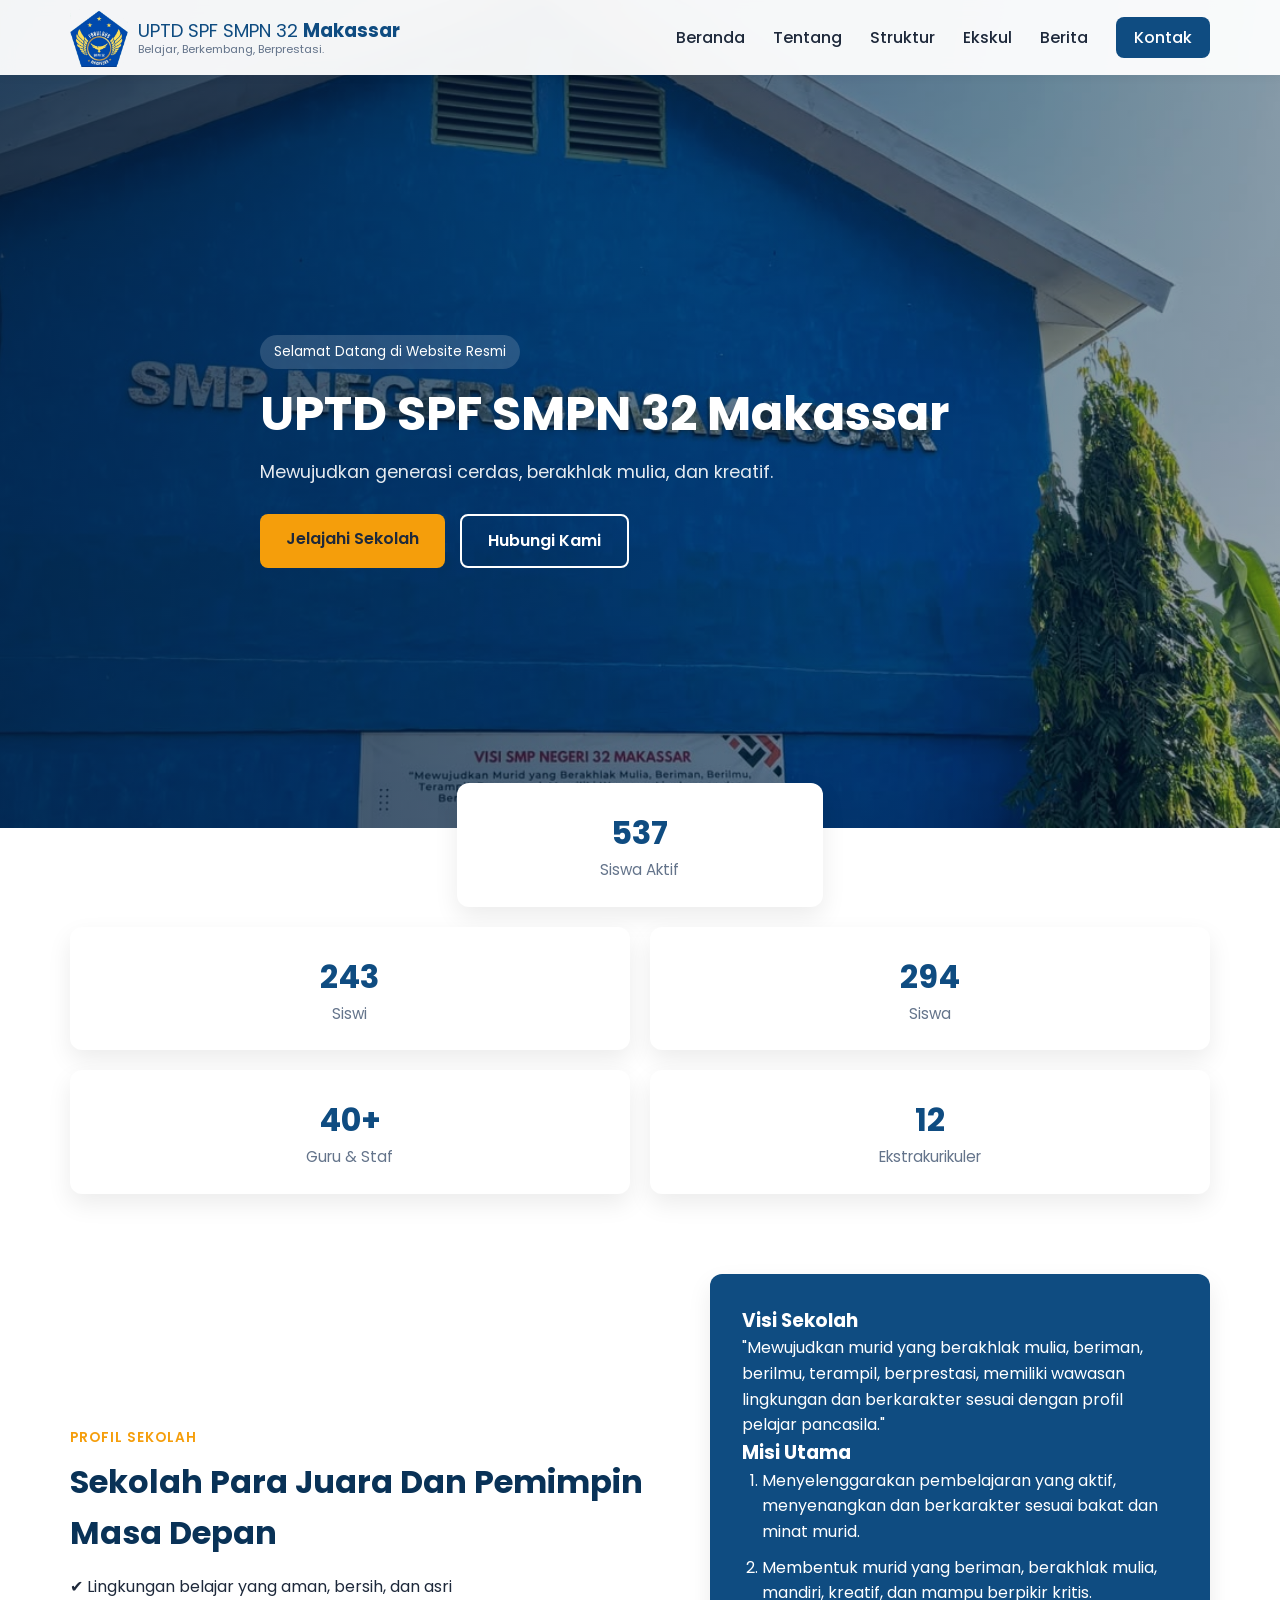
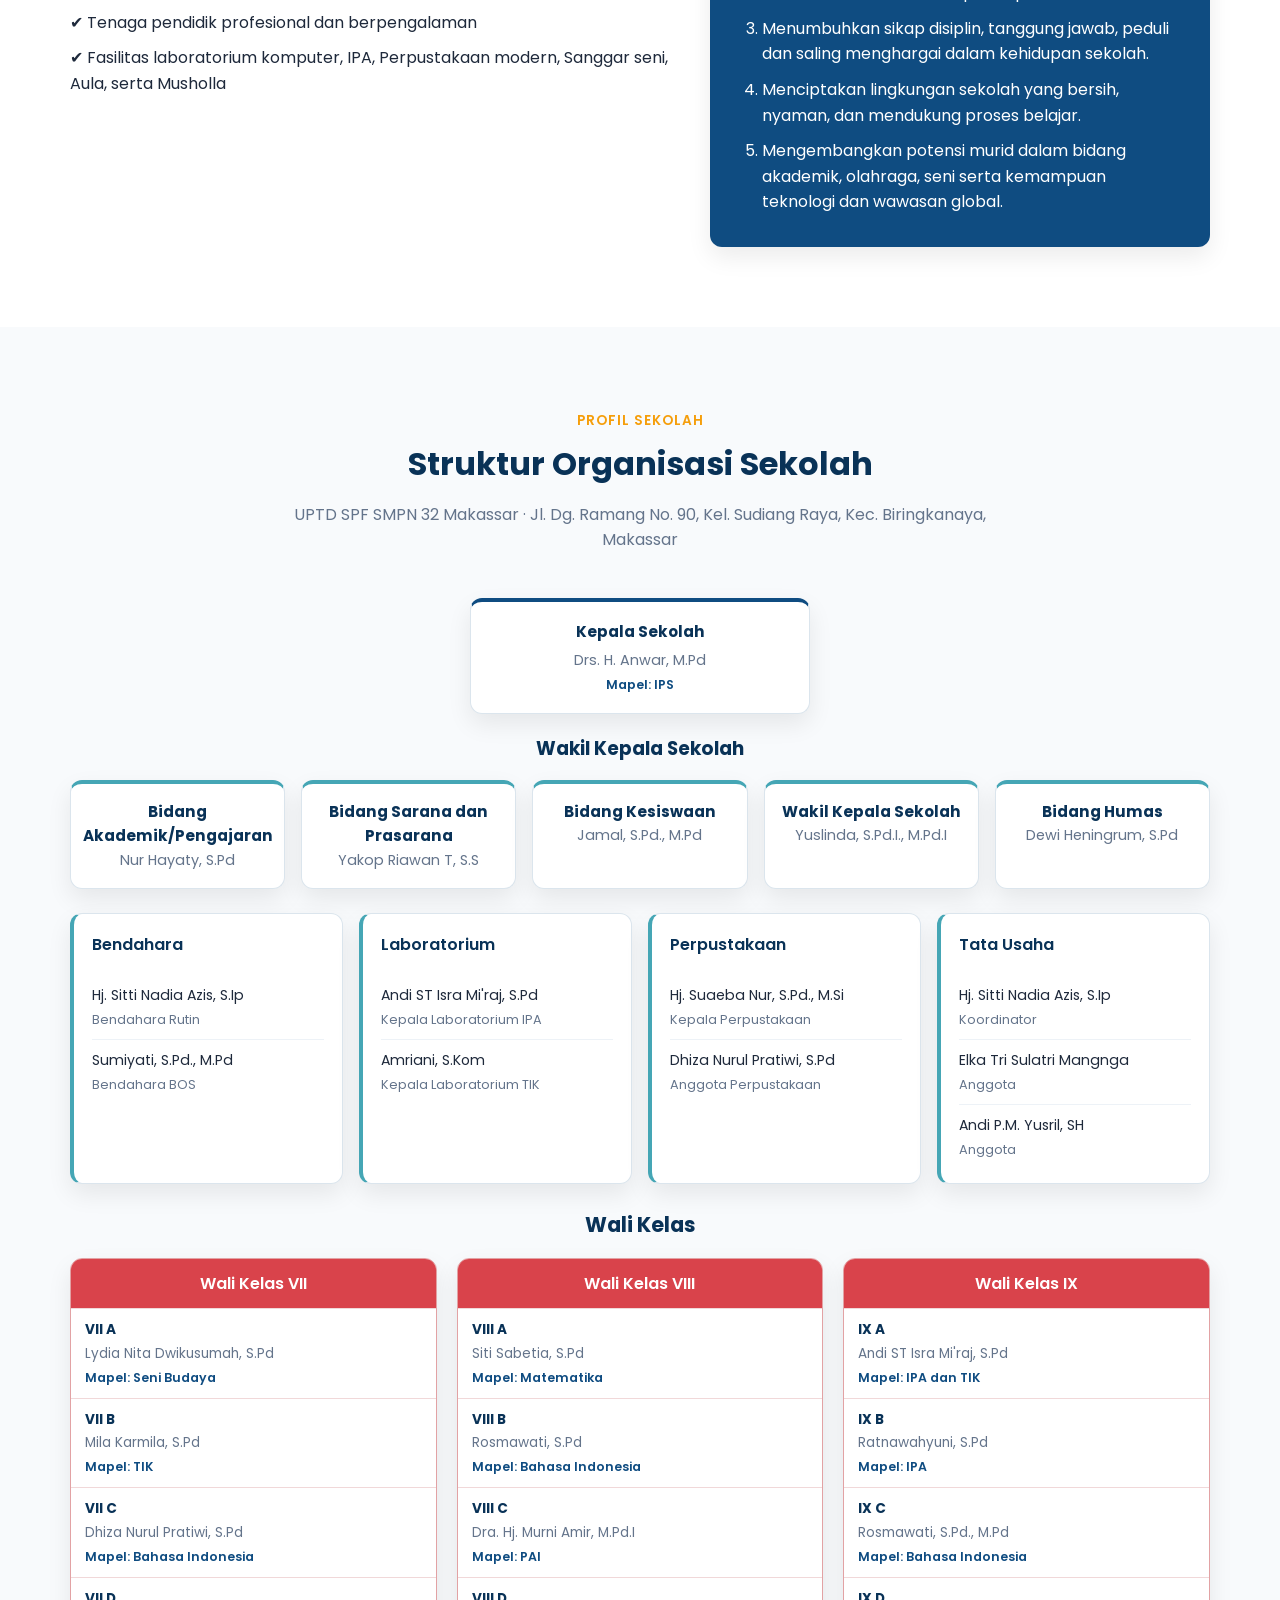
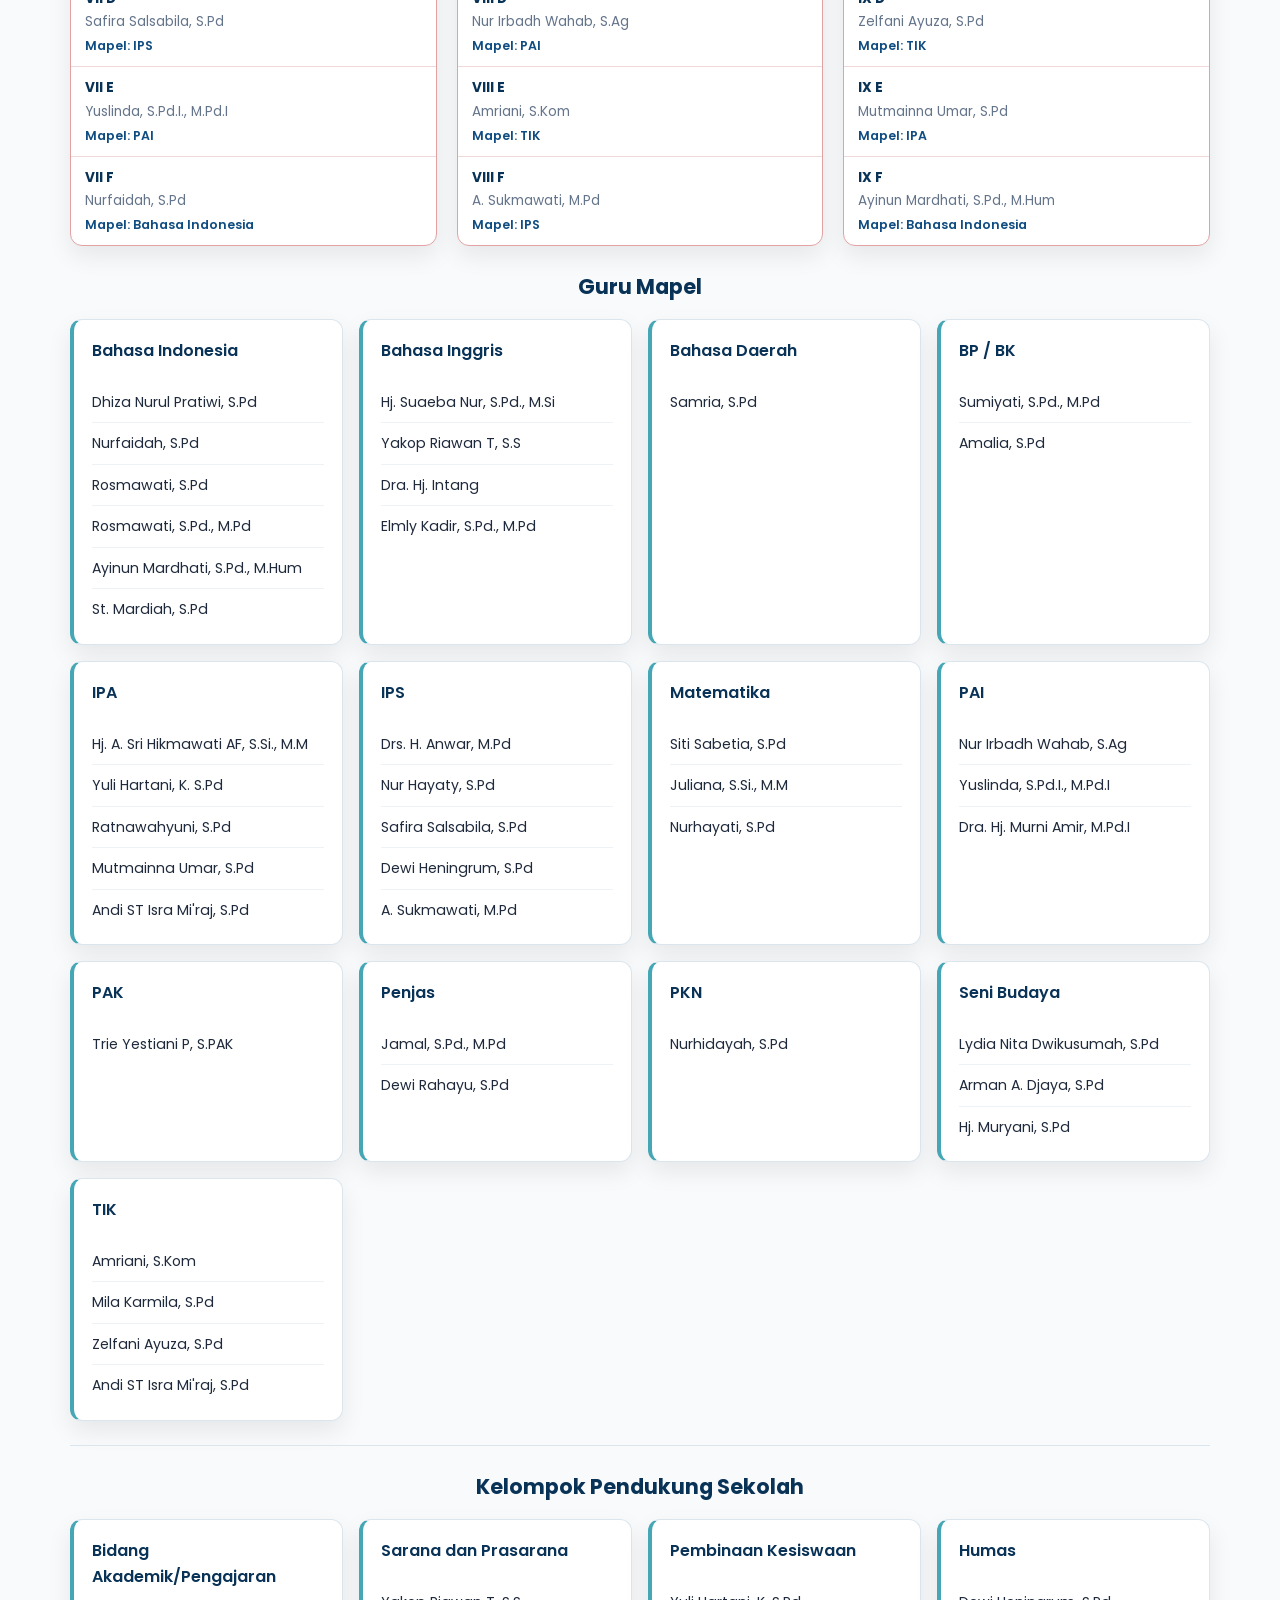
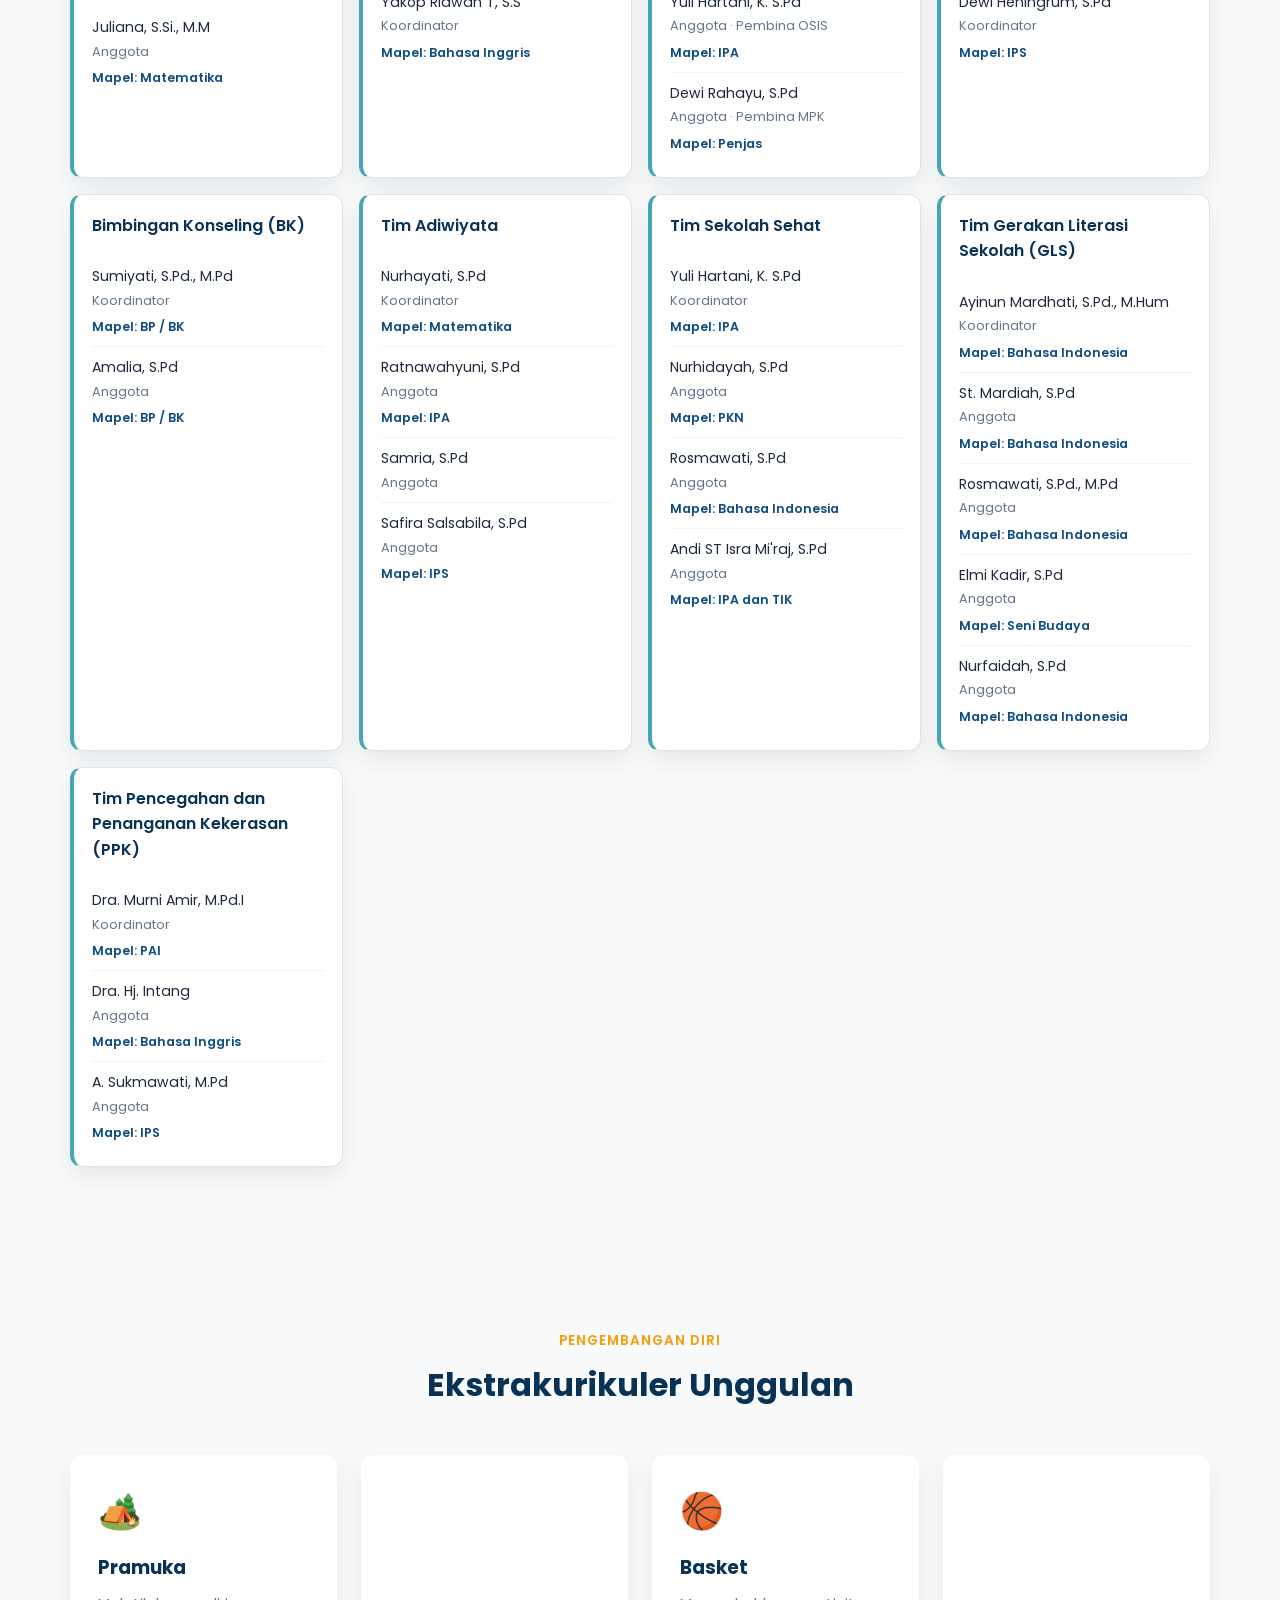
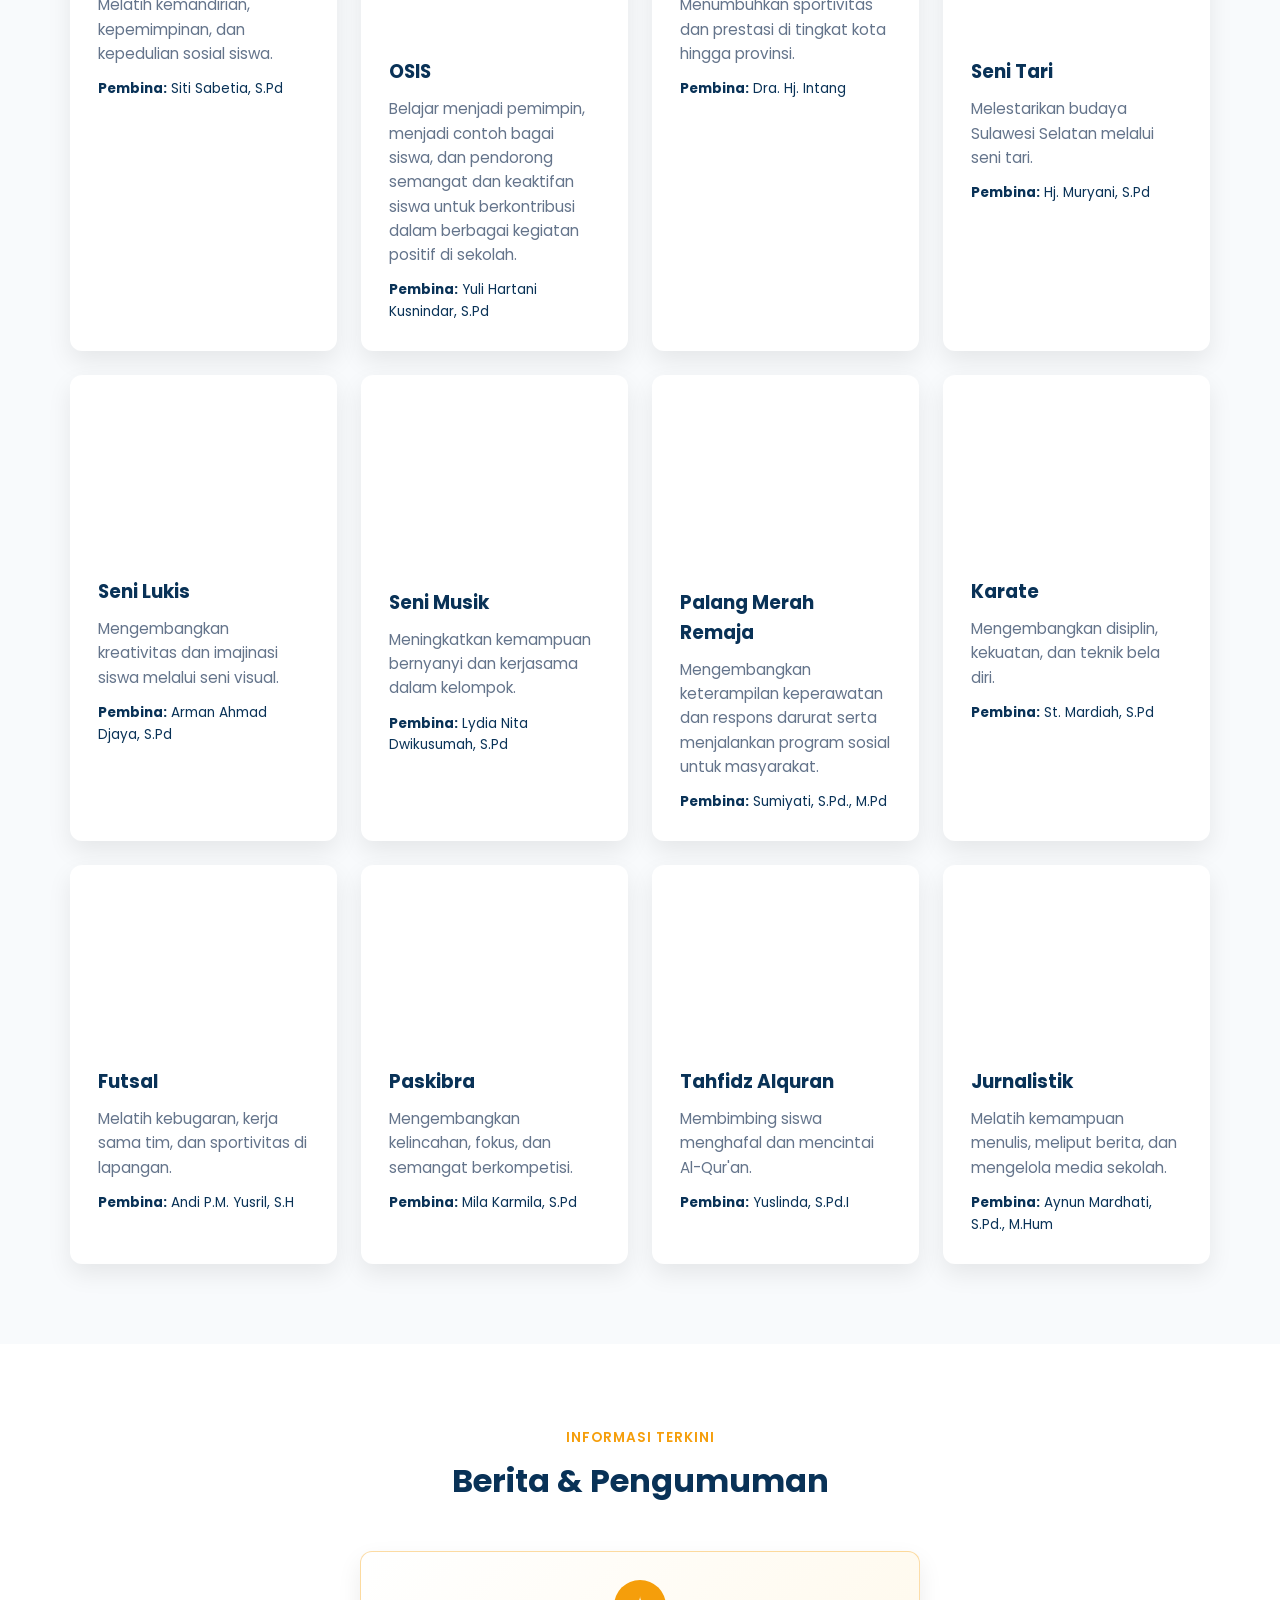
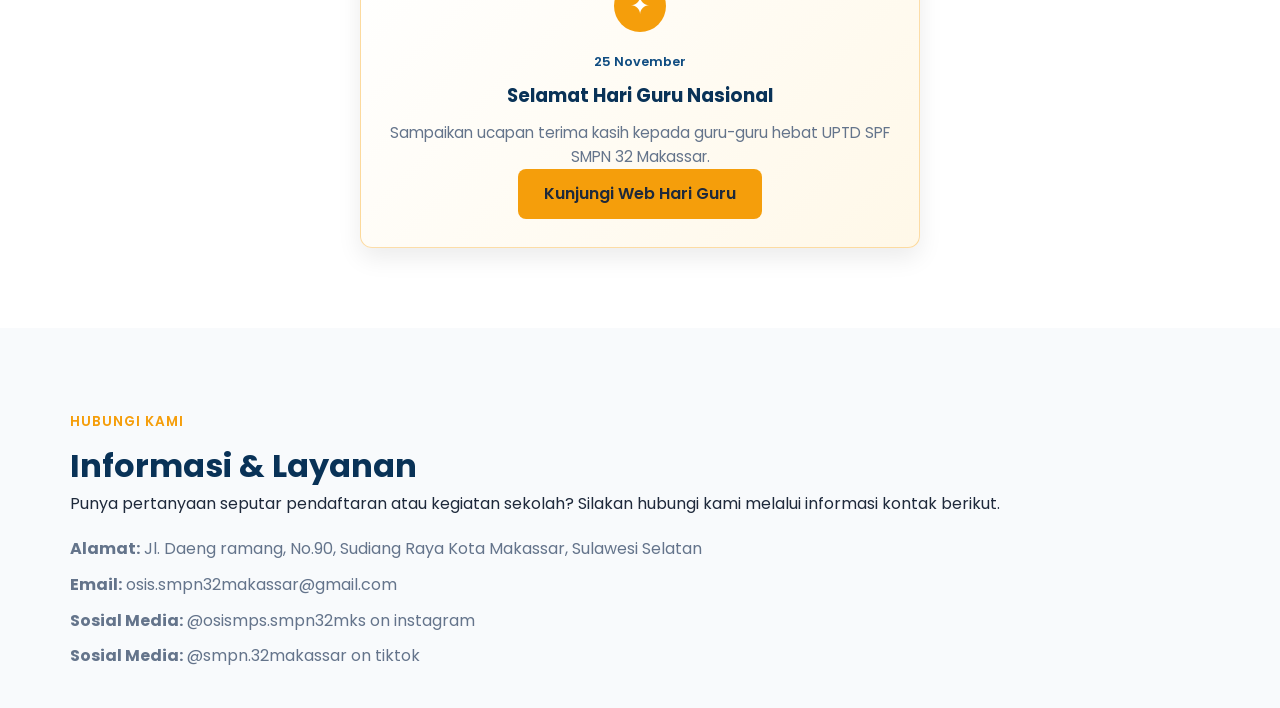
<file: index.html>
<!doctype html>
<html lang="id">
  <head>
    <meta charset="utf-8">
    <meta http-equiv="refresh" content="0; url=web32/index.html">
    <title>SMPN 32 Makassar</title>
  </head>
  <body>
    <p><a href="web32/index.html">Buka website SMPN 32 Makassar</a></p>
  </body>
</html>
</file>
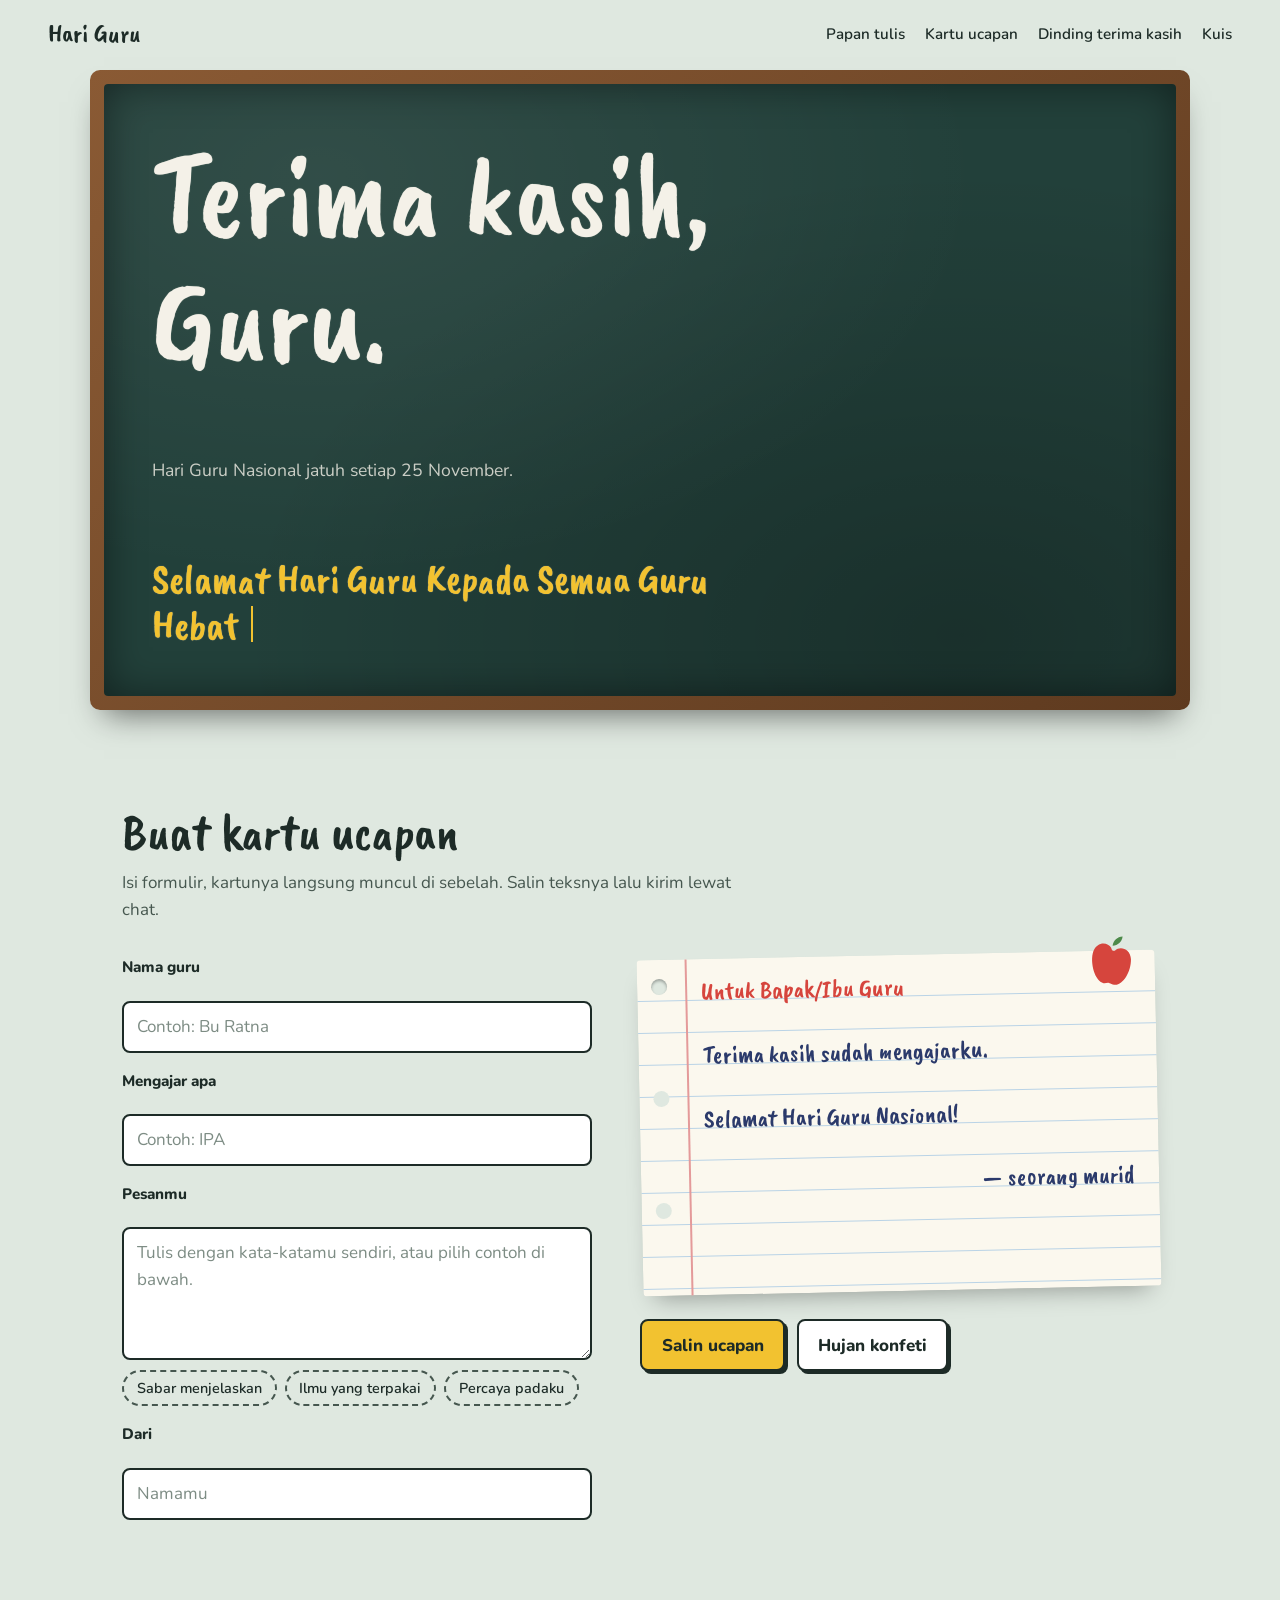
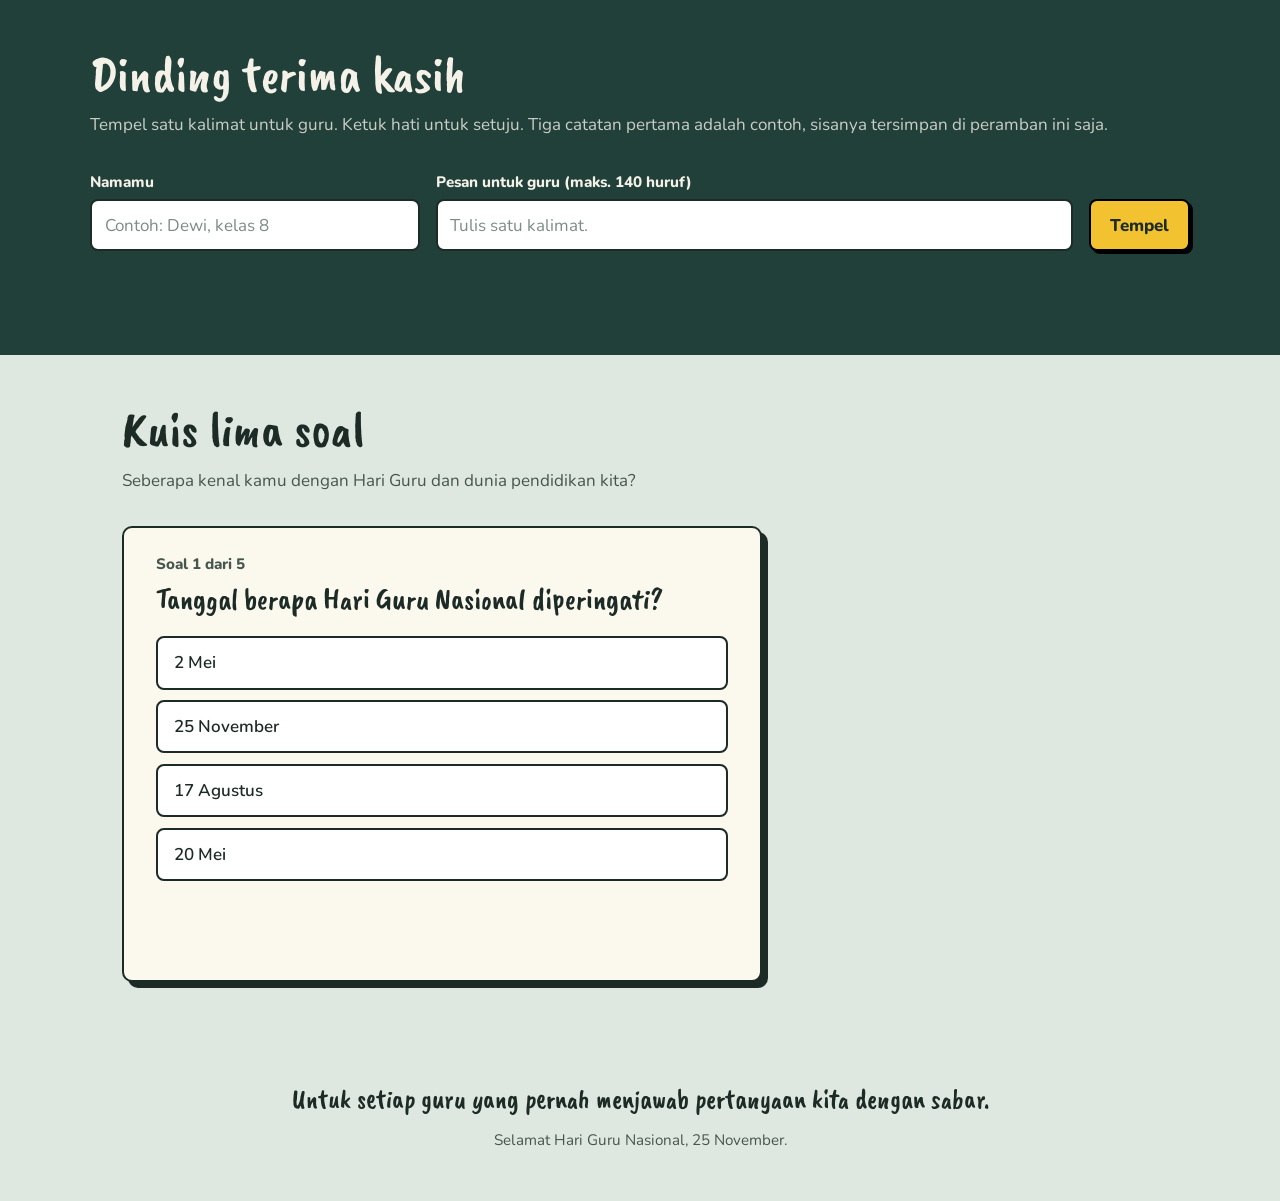
<file: selamathariguru/index.html>
<!DOCTYPE html>
<html lang="id">
<head>
  <meta charset="UTF-8">
  <meta name="viewport" content="width=device-width, initial-scale=1">
  <title>Selamat Hari Guru Nasional</title>
  <meta name="description" content="Tulis terima kasihmu di papan tulis, buat kartu ucapan, dan tempel pesan untuk guru.">
  <link rel="preconnect" href="https://fonts.googleapis.com">
  <link rel="preconnect" href="https://fonts.gstatic.com" crossorigin>
  <link href="https://fonts.googleapis.com/css2?family=Caveat+Brush&family=Nunito:wght@400;600;800&display=swap" rel="stylesheet">
  <link rel="stylesheet" href="styles.css">
</head>
<body>

  <header class="topbar">
    <a class="brand" href="#papan">Hari Guru</a>
    <nav aria-label="Navigasi utama">
      <a href="#papan">Papan tulis</a>
      <a href="#kartu">Kartu ucapan</a>
      <a href="#dinding">Dinding terima kasih</a>
      <a href="#kuis">Kuis</a>
    </nav>
  </header>

  <main>

    <!-- HERO: papan tulis -->
    <section id="papan" class="hero" aria-labelledby="judul">
      <div class="board-frame">
        <div class="board">
          <div class="board-text">
            <h1 id="judul">Terima kasih,<br>Guru.</h1>
            <p class="board-sub">Hari Guru Nasional jatuh setiap 25 November.</p>
            <p class="board-message">
              <span class="visually-hidden">Selamat Hari Guru Kepada Semua Guru Hebat DI SMPN 32</span>
              <span id="board-message-animation" aria-hidden="true">Selamat Hari Guru Kepada Semua Guru Hebat DI SMPN 32</span>
            </p>
          </div>
        </div>
      </div>
    </section>

    <!-- KARTU UCAPAN -->
    <section id="kartu" class="section" aria-labelledby="judul-kartu">
      <div class="section-head">
        <h2 id="judul-kartu">Buat kartu ucapan</h2>
        <p>Isi formulir, kartunya langsung muncul di sebelah. Salin teksnya lalu kirim lewat chat.</p>
      </div>

      <div class="card-lab">
        <form id="card-form" class="card-form" autocomplete="off">
          <label for="f-guru">Nama guru</label>
          <input id="f-guru" type="text" maxlength="40" placeholder="Contoh: Bu Ratna">

          <label for="f-mapel">Mengajar apa</label>
          <input id="f-mapel" type="text" maxlength="40" placeholder="Contoh: IPA">

          <label for="f-pesan">Pesanmu</label>
          <textarea id="f-pesan" rows="4" maxlength="220" placeholder="Tulis dengan kata-katamu sendiri, atau pilih contoh di bawah."></textarea>
          <div class="chips" id="chips" aria-label="Contoh pesan">
            <button type="button" class="chip" data-msg="Terima kasih sudah sabar menjelaskan berulang kali sampai aku paham.">Sabar menjelaskan</button>
            <button type="button" class="chip" data-msg="Ilmu yang Ibu/Bapak ajarkan masih kupakai sampai hari ini. Terima kasih sudah percaya padaku.">Ilmu yang terpakai</button>
            <button type="button" class="chip" data-msg="Terima kasih sudah jadi orang yang mengingatkanku bahwa aku bisa.">Percaya padaku</button>
          </div>

          <label for="f-dari">Dari</label>
          <input id="f-dari" type="text" maxlength="40" placeholder="Namamu">
        </form>

        <div class="card-side">
          <article class="paper" id="paper" aria-live="polite">
            <svg class="apple" viewBox="0 0 48 52" aria-hidden="true">
              <path d="M24 14c-4-5-14-4-16 6-2 11 6 28 14 28 2 0 3-1 5-1s3 1 5 1c8 0 14-14 12-26-2-10-12-11-16-6-1 1-3 1-4-2z" fill="#d6453d"/>
              <path d="M25 12c0-5 3-9 8-10 0 5-3 9-8 10z" fill="#4d8a4a"/>
            </svg>
            <p class="paper-to" id="p-to">Untuk Bapak/Ibu Guru</p>
            <p class="paper-msg" id="p-msg">Terima kasih sudah mengajarku.</p>
            <p class="paper-end">Selamat Hari Guru Nasional!</p>
            <p class="paper-from" id="p-from">— seorang murid</p>
          </article>

          <div class="card-actions">
            <button class="btn btn-primary" id="btn-copy" type="button">Salin ucapan</button>
            <button class="btn" id="btn-share" type="button" hidden>Bagikan</button>
            <button class="btn" id="btn-confetti" type="button">Hujan konfeti</button>
          </div>
          <p class="status" id="card-status" role="status"></p>
        </div>
      </div>
    </section>

    <!-- DINDING TERIMA KASIH -->
    <section id="dinding" class="section section-wall" aria-labelledby="judul-dinding">
      <div class="section-head">
        <h2 id="judul-dinding">Dinding terima kasih</h2>
        <p>Tempel satu kalimat untuk guru. Ketuk hati untuk setuju. Tiga catatan pertama adalah contoh, sisanya tersimpan di peramban ini saja.</p>
      </div>

      <form id="wall-form" class="wall-form" autocomplete="off">
        <div>
          <label for="w-name">Namamu</label>
          <input id="w-name" type="text" maxlength="30" placeholder="Contoh: Dewi, kelas 8" required>
        </div>
        <div class="grow">
          <label for="w-text">Pesan untuk guru (maks. 140 huruf)</label>
          <input id="w-text" type="text" maxlength="140" placeholder="Tulis satu kalimat." required>
        </div>
        <button class="btn btn-primary" type="submit">Tempel</button>
      </form>

      <ul class="wall" id="wall"></ul>
    </section>

    <!-- KUIS -->
    <section id="kuis" class="section" aria-labelledby="judul-kuis">
      <div class="section-head">
        <h2 id="judul-kuis">Kuis lima soal</h2>
        <p>Seberapa kenal kamu dengan Hari Guru dan dunia pendidikan kita?</p>
      </div>
      <div class="quiz" id="quiz"></div>
    </section>

  </main>

  <footer class="footer">
    <p>Untuk setiap guru yang pernah menjawab pertanyaan kita dengan sabar.</p>
    <p class="footer-small">Selamat Hari Guru Nasional, 25 November.</p>
  </footer>

  <canvas id="confetti" aria-hidden="true"></canvas>

  <script src="script.js"></script>
</body>
</html>
</file>
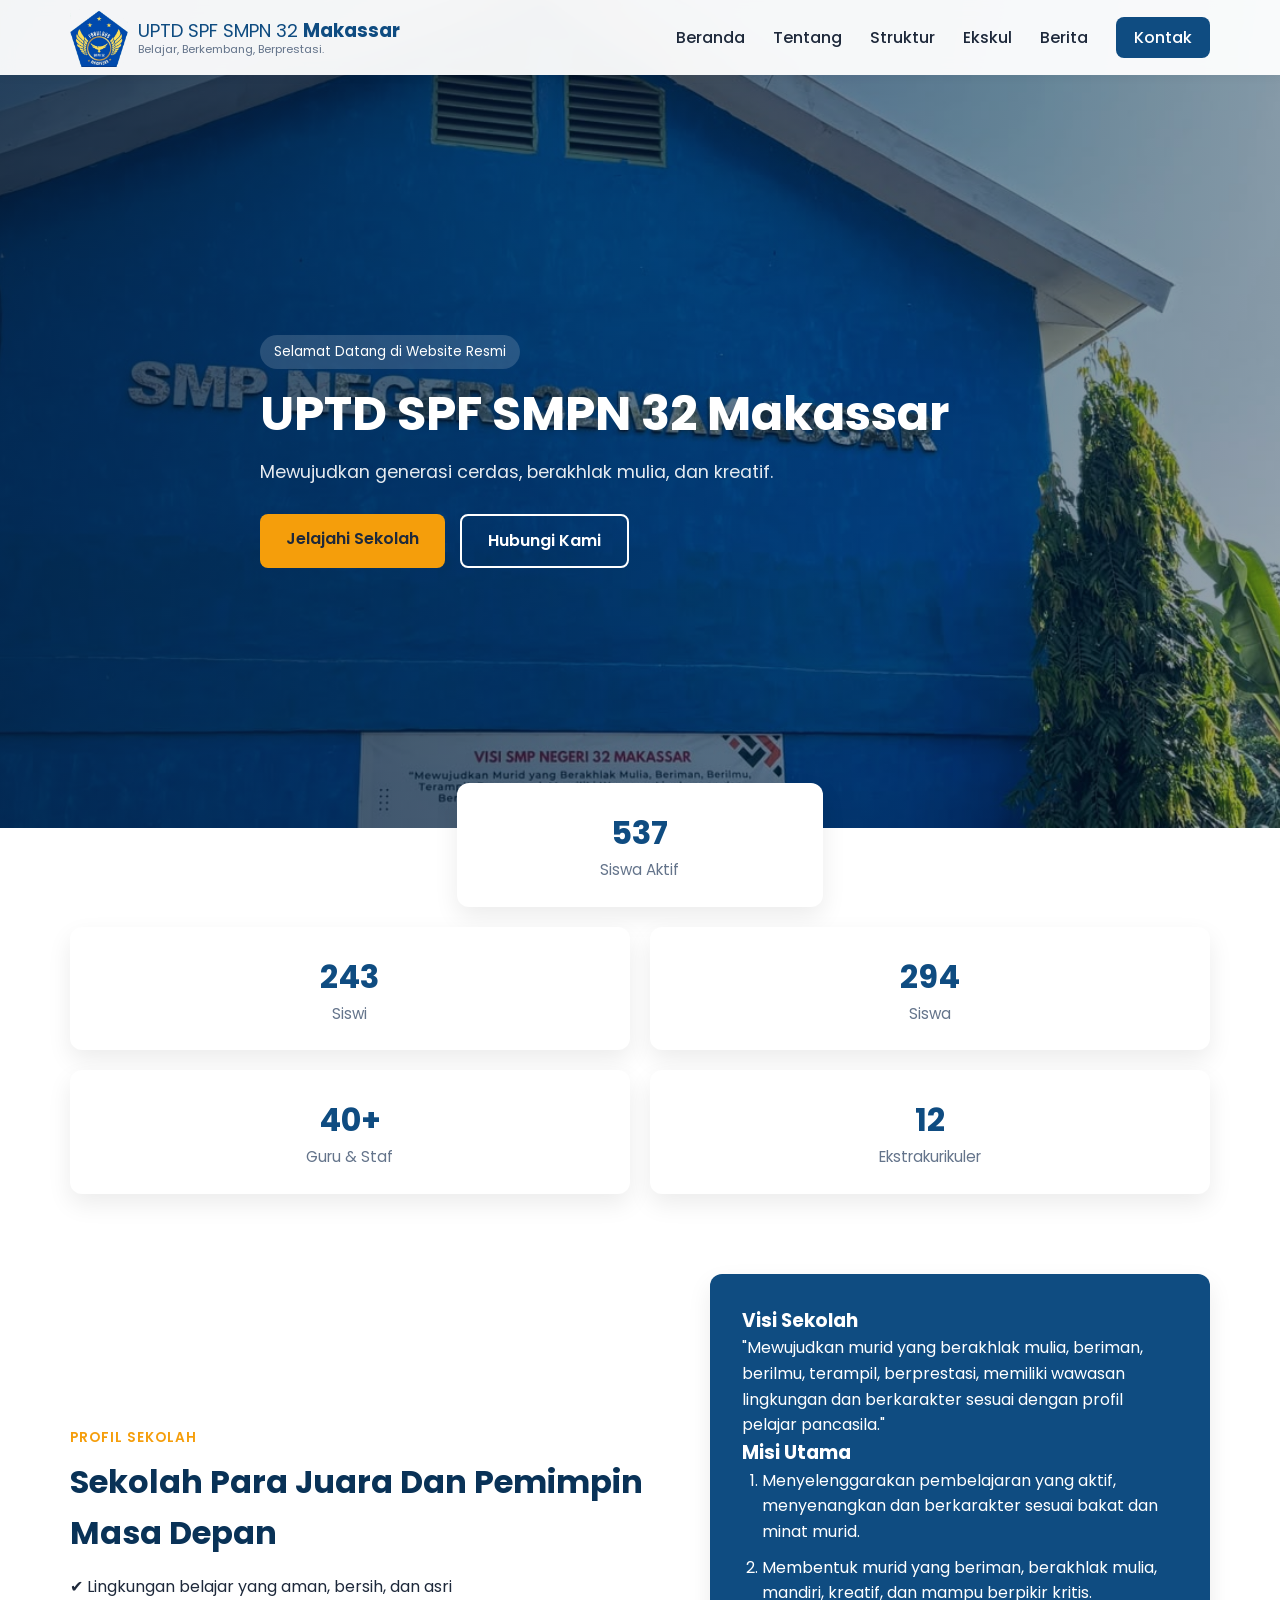
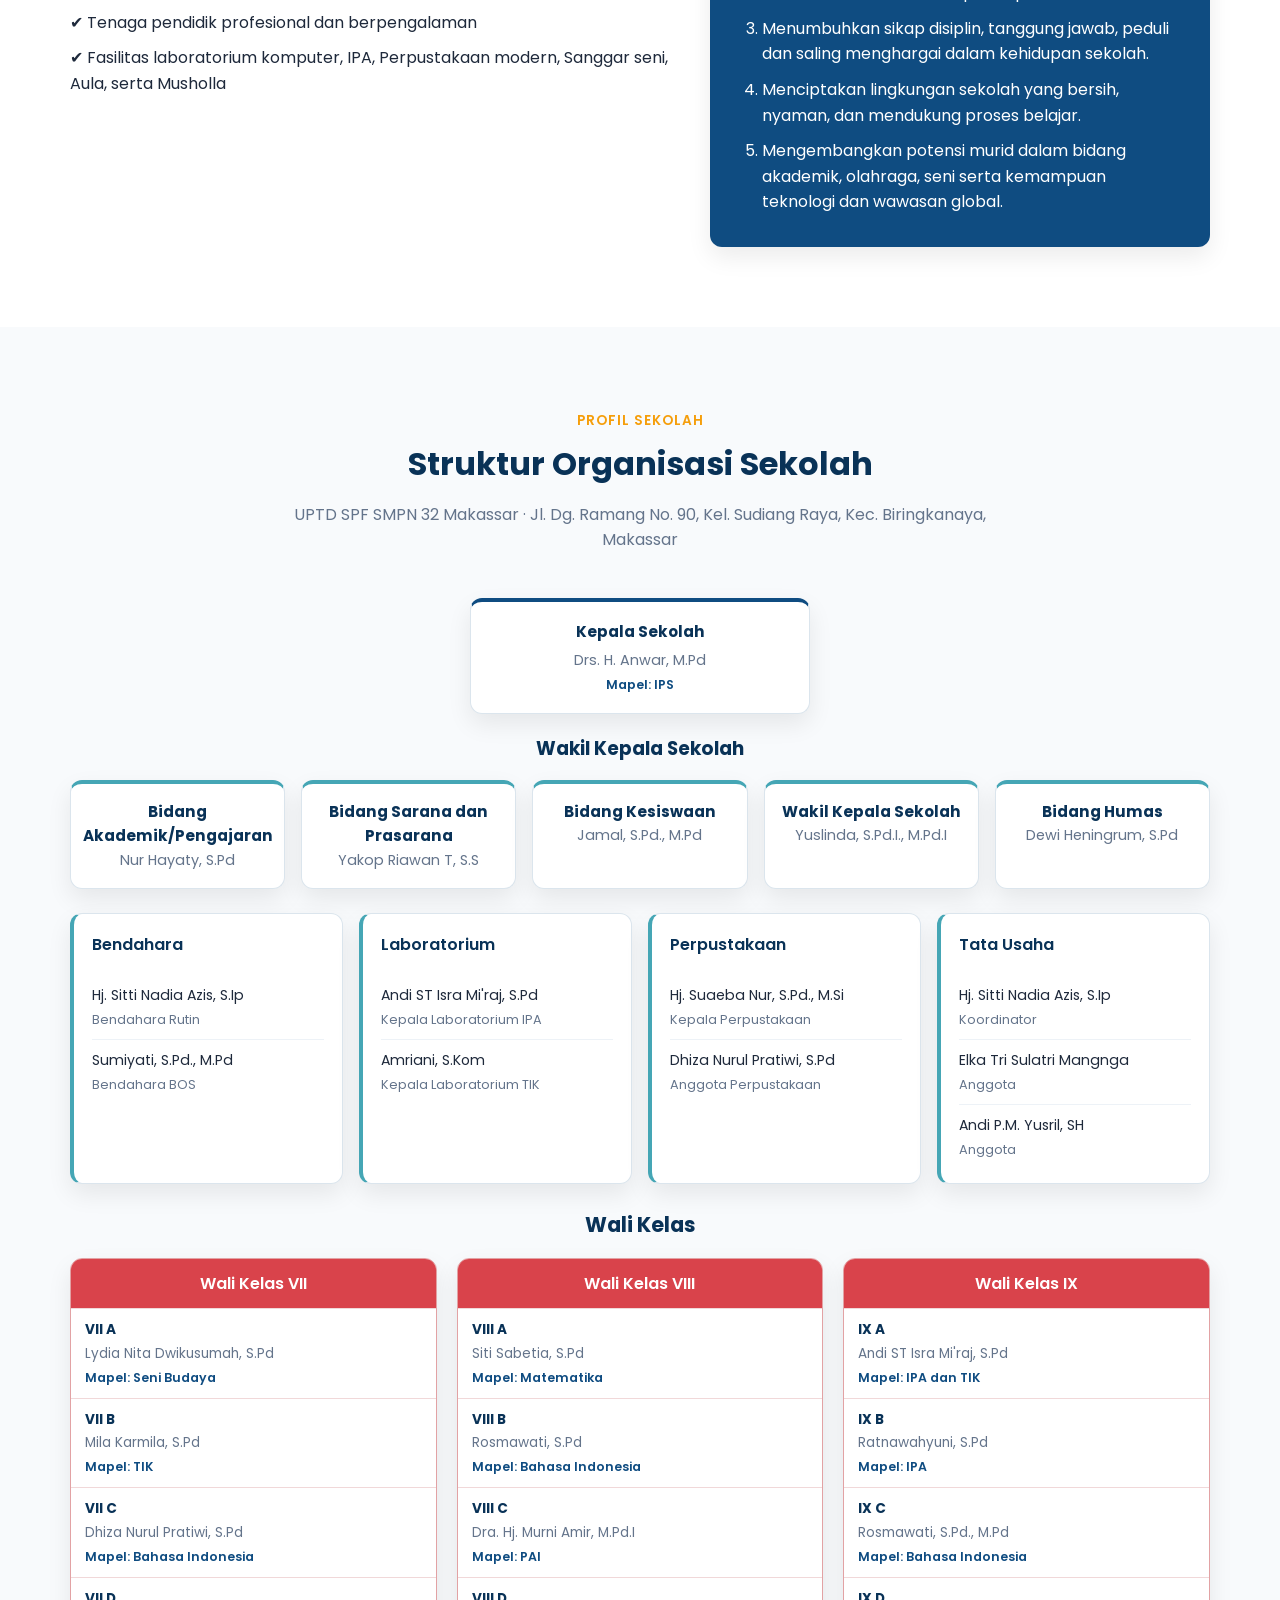
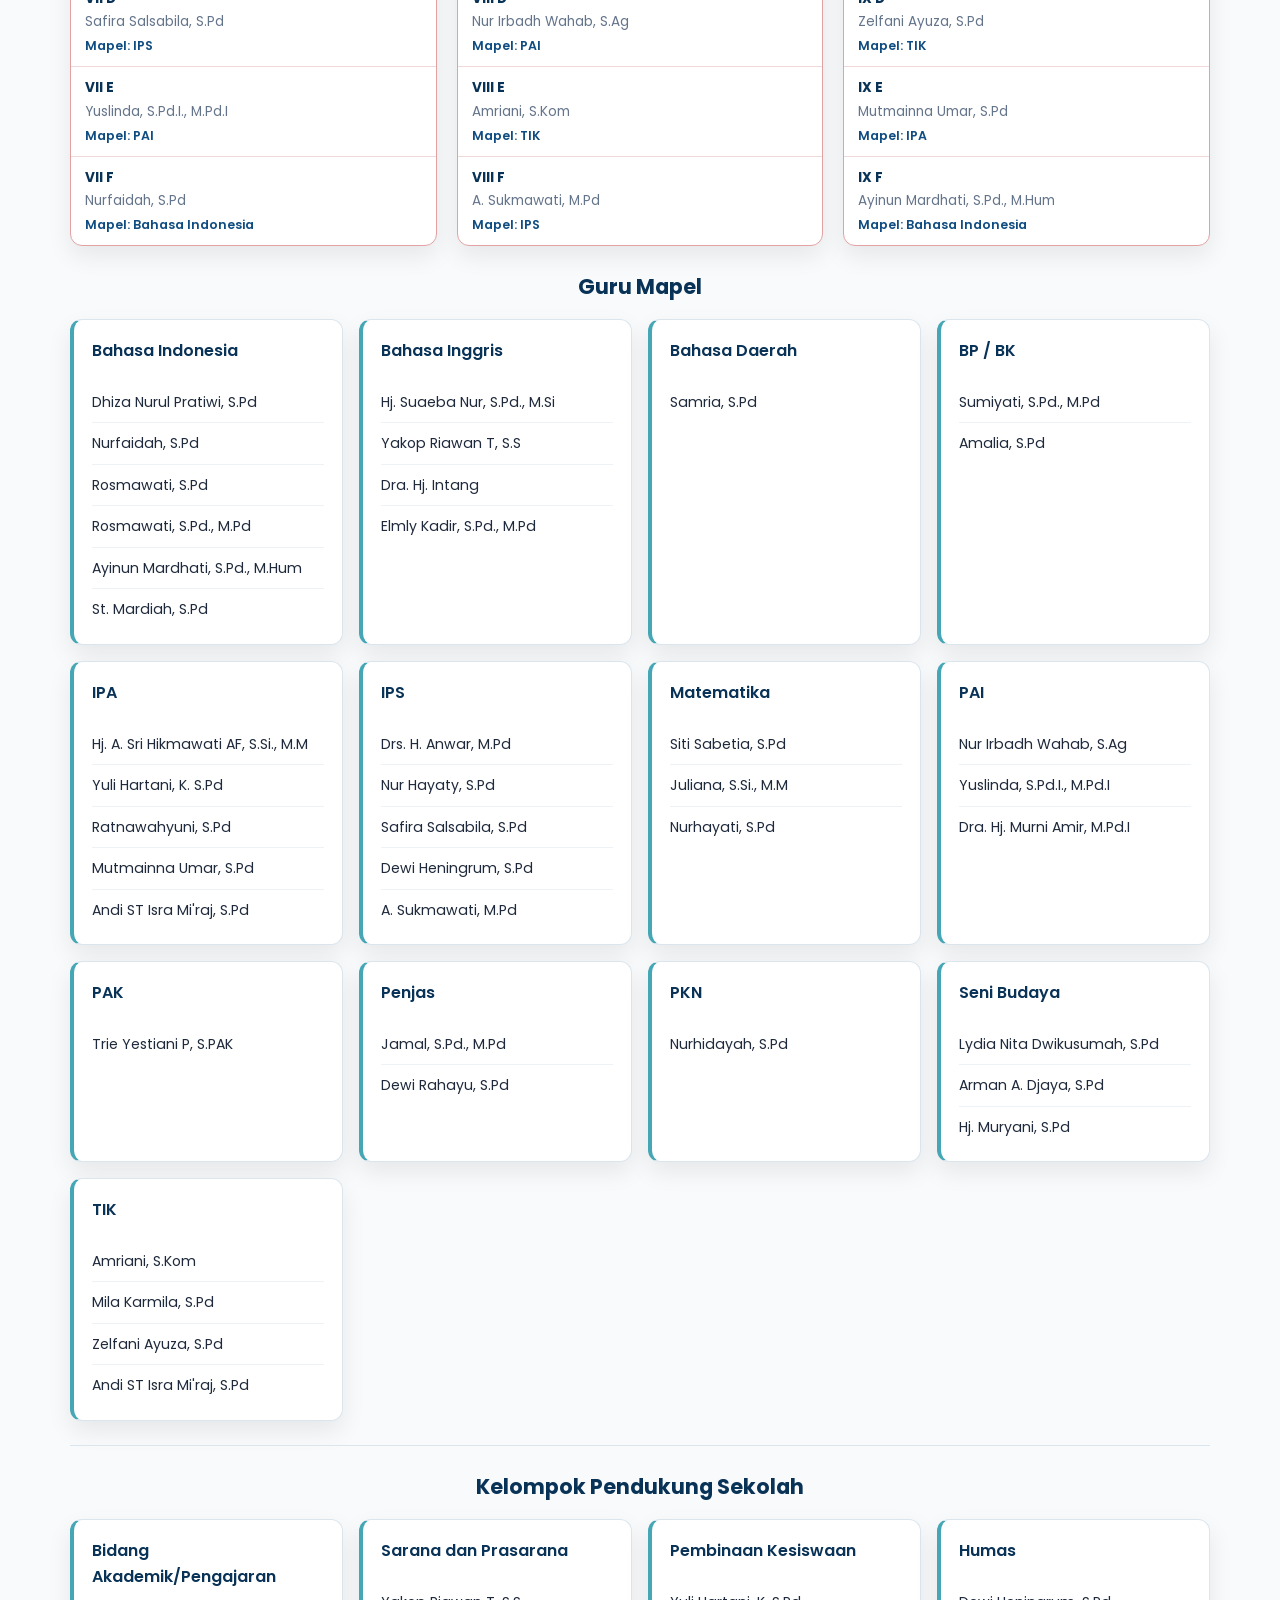
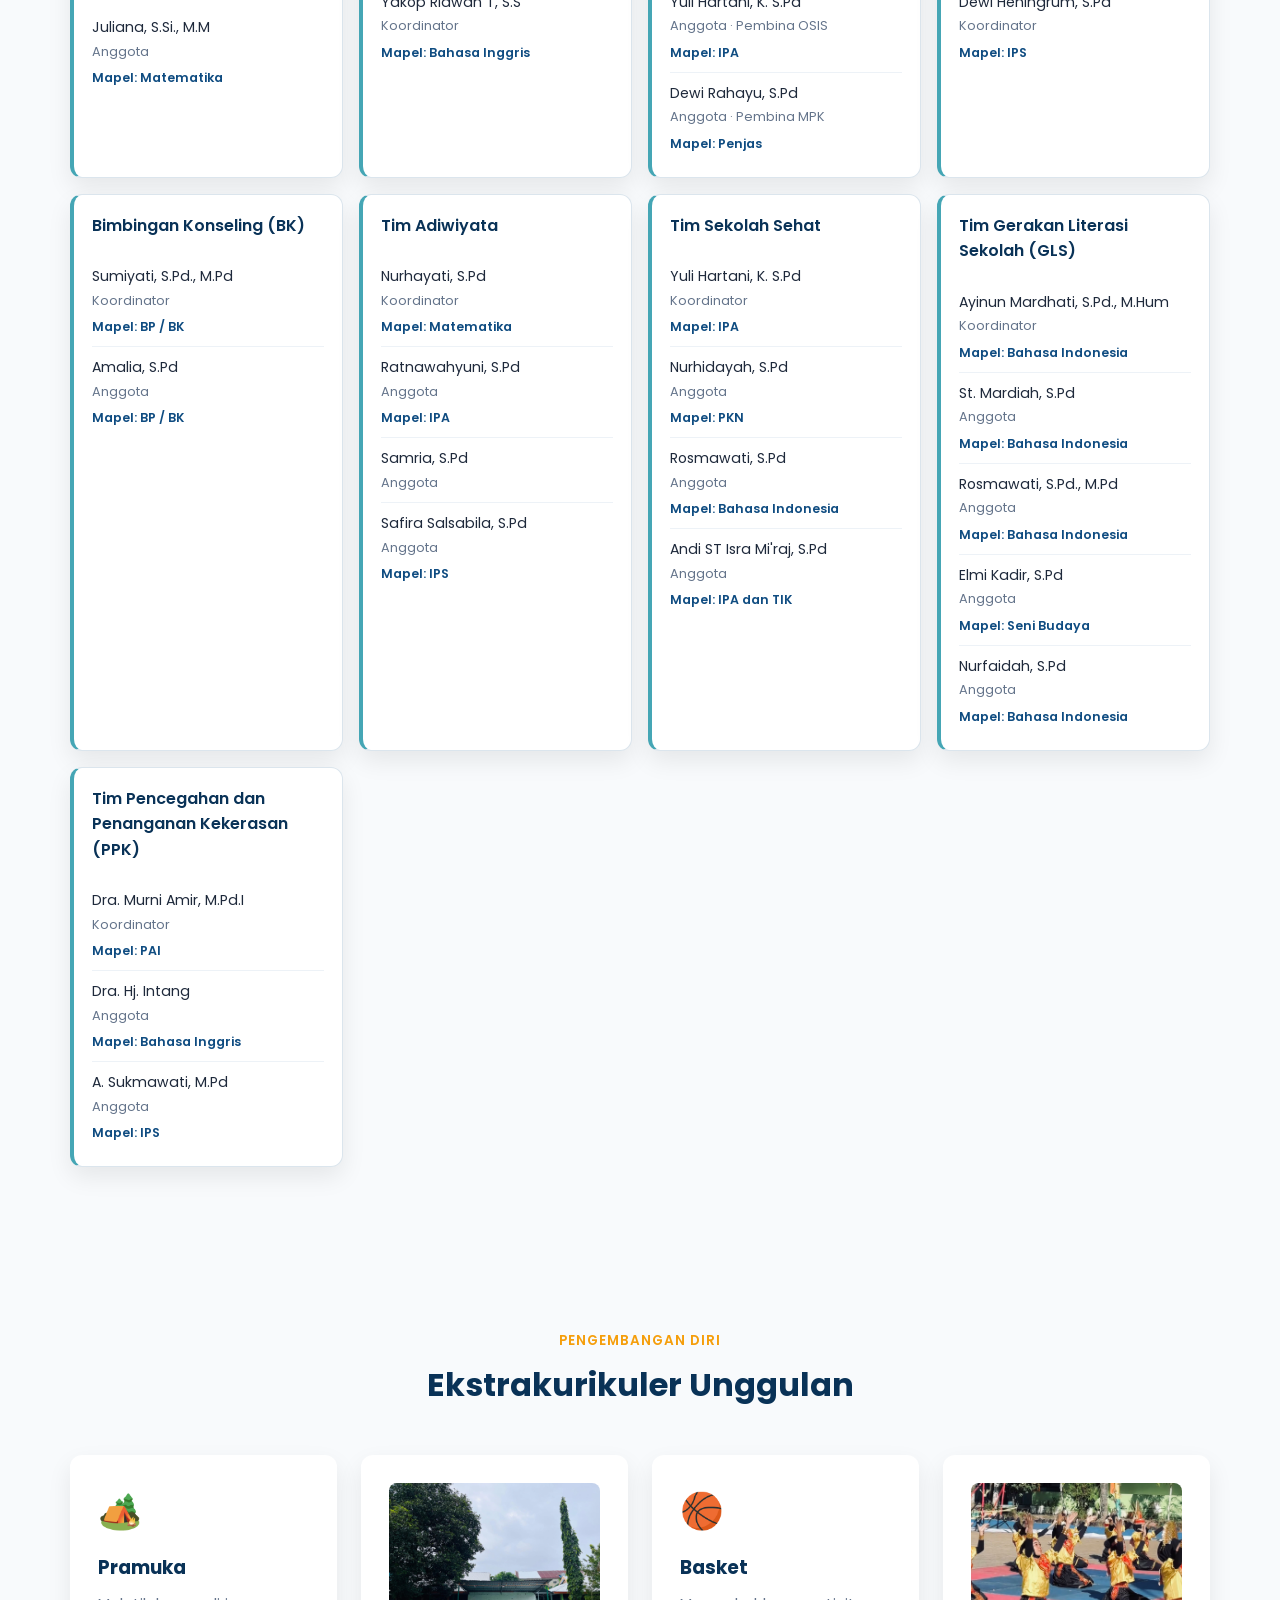
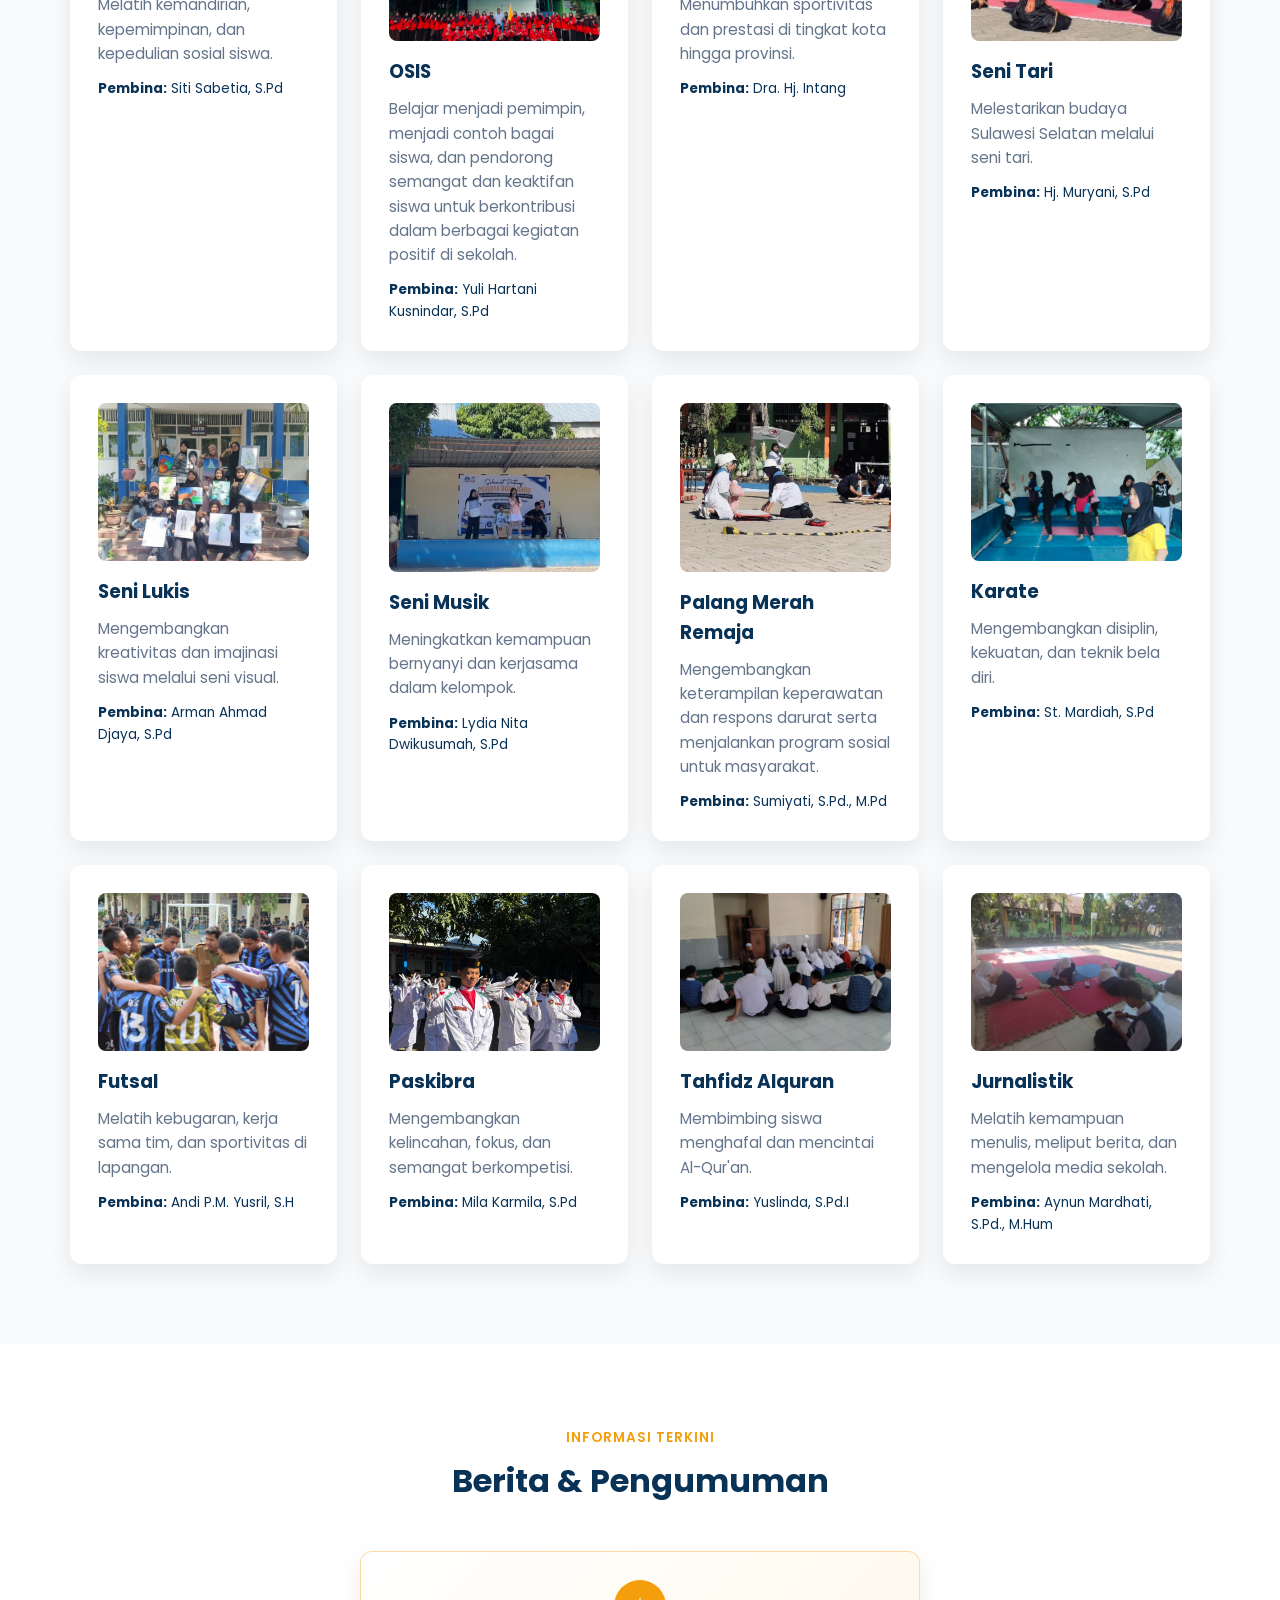
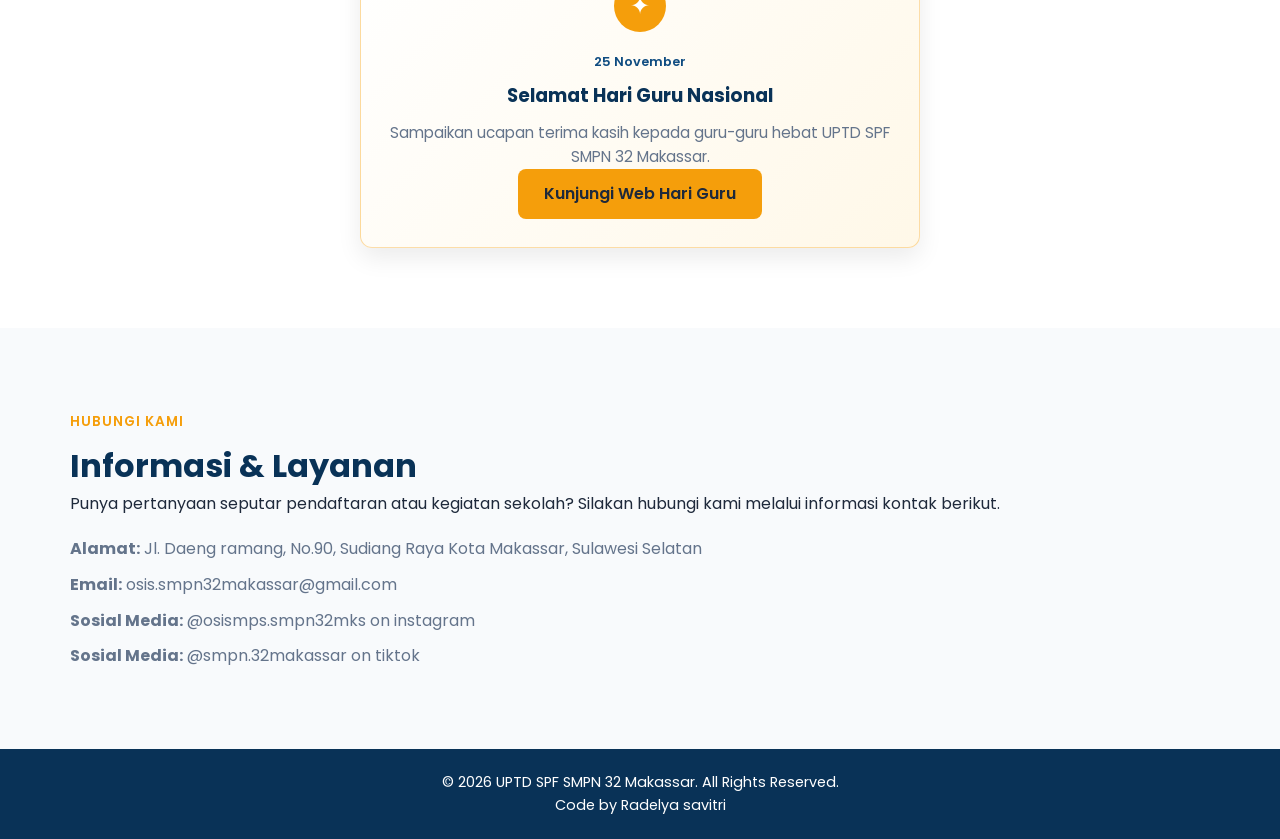
<file: web32/index.html>
﻿<!DOCTYPE html>
<html lang="id">
<head>
  <meta charset="UTF-8" />
  <meta name="viewport" content="width=device-width, initial-scale=1.0" />
  <title>UPTD SPF SMPN 32 Makassar | Berprestasi & Berkarakter</title>
  <link rel="stylesheet" href="styles.css" />
  <!-- Google Fonts -->
  <link href="https://fonts.googleapis.com/css2?family=Poppins:wght@300;400;600;700&display=swap" rel="stylesheet" />
</head>
<body>

  <!-- Navbar -->
  <header class="navbar" id="navbar">
    <div class="container nav-container">
      <a href="#home" class="logo">
        <img src="assets/smpn32-logo.png" alt="Logo UPTD SPF SMPN 32 Makassar" />
        <span class="logo-text">
          <span>UPTD SPF SMPN 32 <strong>Makassar</strong></span>
          <small>Belajar, Berkembang, Berprestasi.</small>
        </span>
      </a>
      <nav class="nav-links" id="nav-links">
        <a href="#home">Beranda</a>
        <a href="#tentang">Tentang</a>
        <a href="#struktur">Struktur</a>
        <a href="#program">Ekskul</a>
        <a href="#berita">Berita</a>
        <a href="#kontak" class="btn-nav">Kontak</a>
      </nav>
      <button class="hamburger" id="hamburger" aria-label="Menu" aria-expanded="false" aria-controls="nav-links">
        <span></span>
        <span></span>
        <span></span>
      </button>
    </div>
  </header>

  <!-- Hero Section -->
  <section class="hero" id="home">
    <div class="hero-overlay"></div>
    <div class="container hero-content">
      <span class="tag">Selamat Datang di Website Resmi</span>
      <h1>UPTD SPF SMPN 32 Makassar</h1>
      <p>Mewujudkan generasi cerdas, berakhlak mulia, dan kreatif.</p>
      <div class="hero-buttons">
        <a href="#tentang" class="btn btn-primary">Jelajahi Sekolah</a>
        <a href="#kontak" class="btn btn-outline">Hubungi Kami</a>
      </div>
    </div>
  </section>

  <!-- Statistik Singkat -->
  <section class="stats">
    <div class="container stats-grid">
      <div class="stat-card">
        <h3>537</h3>
        <p>Siswa Aktif</p>
      </div>
      <div class="stat-card">
        <h3>243</h3>
        <p>Siswi</p>
      </div>
      <div class="stat-card">
        <h3>294</h3>
        <p>Siswa</p>
      </div>
      <div class="stat-card">
        <h3>40+</h3>
        <p>Guru & Staf</p>
      </div>
      <div class="stat-card">
        <h3>12</h3>
        <p>Ekstrakurikuler</p>
      </div>
    </div>
  </section>

  <!-- Tentang Kami -->
  <section class="section" id="tentang">
    <div class="container about-grid">
      <div class="about-text">
        <span class="section-subtitle">Profil Sekolah</span>
        <h2>Sekolah Para Juara Dan Pemimpin Masa Depan</h2>
        <p> 
        <ul class="about-list">
          <li>✔ Lingkungan belajar yang aman, bersih, dan asri</li>
          <li>✔ Tenaga pendidik profesional dan berpengalaman</li>
          <li>✔ Fasilitas laboratorium komputer, IPA, Perpustakaan modern, Sanggar seni, Aula, serta Musholla</li>
        </ul>
      </div>
      <div class="about-card">
        <h3>Visi Sekolah</h3>
        <p>"Mewujudkan murid yang berakhlak mulia, beriman, berilmu, terampil, berprestasi, memiliki wawasan lingkungan dan berkarakter sesuai dengan profil pelajar pancasila."</p>
        <h3>Misi Utama</h3>
        <ol class="about-mission-list">
          <li>Menyelenggarakan pembelajaran yang aktif, menyenangkan dan berkarakter sesuai bakat dan minat murid.</li>
          <li>Membentuk murid yang beriman, berakhlak mulia, mandiri, kreatif, dan mampu berpikir kritis.</li>
          <li>Menumbuhkan sikap disiplin, tanggung jawab, peduli dan saling menghargai dalam kehidupan sekolah.</li>
          <li>Menciptakan lingkungan sekolah yang bersih, nyaman, dan mendukung proses belajar.</li>
          <li>Mengembangkan potensi murid dalam bidang akademik, olahraga, seni serta kemampuan teknologi dan wawasan global.</li>
        </ol>
      </div>
    </div>
  </section>

  <!-- Struktur Organisasi -->
  <section class="section bg-light" id="struktur">
    <div class="container">
      <div class="section-header">
        <span class="section-subtitle">Profil Sekolah</span>
        <h2>Struktur Organisasi Sekolah</h2>
        <p>UPTD SPF SMPN 32 Makassar · Jl. Dg. Ramang No. 90, Kel. Sudiang Raya, Kec. Biringkanaya, Makassar</p>
      </div>

      <div class="organization-chart">
        <div class="org-leadership">
          <article class="org-card org-principal">
            <h3>Kepala Sekolah</h3>
            <p>Drs. H. Anwar, M.Pd</p>
            <p class="org-subject">Mapel: IPS</p>
          </article>
          <section class="org-deputy-section" aria-labelledby="wakil-kepala-sekolah">
            <h3 id="wakil-kepala-sekolah">Wakil Kepala Sekolah</h3>
            <div class="org-deputy-grid">
              <article class="org-card org-deputy-card">
                <h4>Bidang Akademik/Pengajaran</h4>
                <p>Nur Hayaty, S.Pd</p>
              </article>
              <article class="org-card org-deputy-card">
                <h4>Bidang Sarana dan Prasarana</h4>
                <p>Yakop Riawan T, S.S</p>
              </article>
              <article class="org-card org-deputy-card">
                <h4>Bidang Kesiswaan</h4>
                <p>Jamal, S.Pd., M.Pd</p>
              </article>
              <article class="org-card org-deputy-card">
                <h4>Wakil Kepala Sekolah</h4>
                <p>Yuslinda, S.Pd.I., M.Pd.I</p>
              </article>
              <article class="org-card org-deputy-card">
                <h4>Bidang Humas</h4>
                <p>Dewi Heningrum, S.Pd</p>
              </article>
            </div>
          </section>
        </div>

        <section class="org-admin-section" aria-label="Bagian administrasi dan fasilitas">
          <div class="org-admin-grid">
            <article class="org-task-card">
              <h4>Bendahara</h4>
              <ul>
                <li><span>Hj. Sitti Nadia Azis, S.Ip</span><span class="org-task-role">Bendahara Rutin</span></li>
                <li><span>Sumiyati, S.Pd., M.Pd</span><span class="org-task-role">Bendahara BOS</span></li>
              </ul>
            </article>
            <article class="org-task-card">
              <h4>Laboratorium</h4>
              <ul>
                <li><span>Andi ST Isra Mi'raj, S.Pd</span><span class="org-task-role">Kepala Laboratorium IPA</span></li>
                <li><span>Amriani, S.Kom</span><span class="org-task-role">Kepala Laboratorium TIK</span></li>
              </ul>
            </article>
            <article class="org-task-card">
              <h4>Perpustakaan</h4>
              <ul>
                <li><span>Hj. Suaeba Nur, S.Pd., M.Si</span><span class="org-task-role">Kepala Perpustakaan</span></li>
                <li><span>Dhiza Nurul Pratiwi, S.Pd</span><span class="org-task-role">Anggota Perpustakaan</span></li>
              </ul>
            </article>
            <article class="org-task-card">
              <h4>Tata Usaha</h4>
              <ul>
                <li><span>Hj. Sitti Nadia Azis, S.Ip</span><span class="org-task-role">Koordinator</span></li>
                <li><span>Elka Tri Sulatri Mangnga</span><span class="org-task-role">Anggota</span></li>
                <li><span>Andi P.M. Yusril, SH</span><span class="org-task-role">Anggota</span></li>
              </ul>
            </article>
          </div>
        </section>

        <section class="org-list-section" aria-labelledby="org-class-title">
          <h3 id="org-class-title">Wali Kelas</h3>
          <div class="org-class-levels">
          <section class="org-class-level" aria-labelledby="kelas-vii">
            <h4 id="kelas-vii">Wali Kelas VII</h4>
            <ul>
              <li><strong>VII A</strong><span>Lydia Nita Dwikusumah, S.Pd<small class="org-subject">Mapel: Seni Budaya</small></span></li>
              <li><strong>VII B</strong><span>Mila Karmila, S.Pd<small class="org-subject">Mapel: TIK</small></span></li>
              <li><strong>VII C</strong><span>Dhiza Nurul Pratiwi, S.Pd<small class="org-subject">Mapel: Bahasa Indonesia</small></span></li>
              <li><strong>VII D</strong><span>Safira Salsabila, S.Pd<small class="org-subject">Mapel: IPS</small></span></li>
              <li><strong>VII E</strong><span>Yuslinda, S.Pd.I., M.Pd.I<small class="org-subject">Mapel: PAI</small></span></li>
              <li><strong>VII F</strong><span>Nurfaidah, S.Pd<small class="org-subject">Mapel: Bahasa Indonesia</small></span></li>
            </ul>
          </section>

          <section class="org-class-level" aria-labelledby="kelas-viii">
            <h4 id="kelas-viii">Wali Kelas VIII</h4>
            <ul>
              <li><strong>VIII A</strong><span>Siti Sabetia, S.Pd<small class="org-subject">Mapel: Matematika</small></span></li>
              <li><strong>VIII B</strong><span>Rosmawati, S.Pd<small class="org-subject">Mapel: Bahasa Indonesia</small></span></li>
              <li><strong>VIII C</strong><span>Dra. Hj. Murni Amir, M.Pd.I<small class="org-subject">Mapel: PAI</small></span></li>
              <li><strong>VIII D</strong><span>Nur Irbadh Wahab, S.Ag<small class="org-subject">Mapel: PAI</small></span></li>
              <li><strong>VIII E</strong><span>Amriani, S.Kom<small class="org-subject">Mapel: TIK</small></span></li>
              <li><strong>VIII F</strong><span>A. Sukmawati, M.Pd<small class="org-subject">Mapel: IPS</small></span></li>
            </ul>
          </section>

          <section class="org-class-level" aria-labelledby="kelas-ix">
            <h4 id="kelas-ix">Wali Kelas IX</h4>
            <ul>
              <li><strong>IX A</strong><span>Andi ST Isra Mi'raj, S.Pd<small class="org-subject">Mapel: IPA dan TIK</small></span></li>
              <li><strong>IX B</strong><span>Ratnawahyuni, S.Pd<small class="org-subject">Mapel: IPA</small></span></li>
              <li><strong>IX C</strong><span>Rosmawati, S.Pd., M.Pd<small class="org-subject">Mapel: Bahasa Indonesia</small></span></li>
              <li><strong>IX D</strong><span>Zelfani Ayuza, S.Pd<small class="org-subject">Mapel: TIK</small></span></li>
              <li><strong>IX E</strong><span>Mutmainna Umar, S.Pd<small class="org-subject">Mapel: IPA</small></span></li>
              <li><strong>IX F</strong><span>Ayinun Mardhati, S.Pd., M.Hum<small class="org-subject">Mapel: Bahasa Indonesia</small></span></li>
            </ul>
          </section>
          </div>
        </section>

        <section class="org-subject-section" aria-labelledby="org-subject-title">
          <h3 id="org-subject-title">Guru Mapel</h3>
          <div class="org-subject-grid">
            <article class="org-task-card">
              <h4>Bahasa Indonesia</h4>
              <ul>
                <li><span>Dhiza Nurul Pratiwi, S.Pd</span></li>
                <li><span>Nurfaidah, S.Pd</span></li>
                <li><span>Rosmawati, S.Pd</span></li>
                <li><span>Rosmawati, S.Pd., M.Pd</span></li>
                <li><span>Ayinun Mardhati, S.Pd., M.Hum</span></li>
                <li><span>St. Mardiah, S.Pd</span></li>
              </ul>
            </article>
            <article class="org-task-card">
              <h4>Bahasa Inggris</h4>
              <ul>
                <li><span>Hj. Suaeba Nur, S.Pd., M.Si</span></li>
                <li><span>Yakop Riawan T, S.S</span></li>
                <li><span>Dra. Hj. Intang</span></li>
                <li><span>Elmly Kadir, S.Pd., M.Pd</span></li>
              </ul>
            </article>
            <article class="org-task-card">
              <h4>Bahasa Daerah</h4>
              <ul>
                <li><span>Samria, S.Pd</span></li>
              </ul>
            </article>
            <article class="org-task-card">
              <h4>BP / BK</h4>
              <ul>
                <li><span>Sumiyati, S.Pd., M.Pd</span></li>
                <li><span>Amalia, S.Pd</span></li>
              </ul>
            </article>
            <article class="org-task-card">
              <h4>IPA</h4>
              <ul>
                <li><span>Hj. A. Sri Hikmawati AF, S.Si., M.M</span></li>
                <li><span>Yuli Hartani, K. S.Pd</span></li>
                <li><span>Ratnawahyuni, S.Pd</span></li>
                <li><span>Mutmainna Umar, S.Pd</span></li>
                <li><span>Andi ST Isra Mi'raj, S.Pd</span></li>
              </ul>
            </article>
            <article class="org-task-card">
              <h4>IPS</h4>
              <ul>
                <li><span>Drs. H. Anwar, M.Pd</span></li>
                <li><span>Nur Hayaty, S.Pd</span></li>
                <li><span>Safira Salsabila, S.Pd</span></li>
                <li><span>Dewi Heningrum, S.Pd</span></li>
                <li><span>A. Sukmawati, M.Pd</span></li>
              </ul>
            </article>
            <article class="org-task-card">
              <h4>Matematika</h4>
              <ul>
                <li><span>Siti Sabetia, S.Pd</span></li>
                <li><span>Juliana, S.Si., M.M</span></li>
                <li><span>Nurhayati, S.Pd</span></li>
              </ul>
            </article>
            <article class="org-task-card">
              <h4>PAI</h4>
              <ul>
                <li><span>Nur Irbadh Wahab, S.Ag</span></li>
                <li><span>Yuslinda, S.Pd.I., M.Pd.I</span></li>
                <li><span>Dra. Hj. Murni Amir, M.Pd.I</span></li>
              </ul>
            </article>
            <article class="org-task-card">
              <h4>PAK</h4>
              <ul>
                <li><span>Trie Yestiani P, S.PAK</span></li>
              </ul>
            </article>
            <article class="org-task-card">
              <h4>Penjas</h4>
              <ul>
                <li><span>Jamal, S.Pd., M.Pd</span></li>
                <li><span>Dewi Rahayu, S.Pd</span></li>
              </ul>
            </article>
            <article class="org-task-card">
              <h4>PKN</h4>
              <ul>
                <li><span>Nurhidayah, S.Pd</span></li>
              </ul>
            </article>
            <article class="org-task-card">
              <h4>Seni Budaya</h4>
              <ul>
                <li><span>Lydia Nita Dwikusumah, S.Pd</span></li>
                <li><span>Arman A. Djaya, S.Pd</span></li>
                <li><span>Hj. Muryani, S.Pd</span></li>
              </ul>
            </article>
            <article class="org-task-card">
              <h4>TIK</h4>
              <ul>
                <li><span>Amriani, S.Kom</span></li>
                <li><span>Mila Karmila, S.Pd</span></li>
                <li><span>Zelfani Ayuza, S.Pd</span></li>
                <li><span>Andi ST Isra Mi'raj, S.Pd</span></li>
              </ul>
            </article>
          </div>
        </section>

        <section class="org-task-section" aria-label="Tim dan bidang pendukung sekolah">
          <h3 class="org-list-heading">Kelompok Pendukung Sekolah</h3>
          <div class="org-task-grid">
            <article class="org-task-card">
              <h4>Bidang Akademik/Pengajaran</h4>
              <ul>
                <li><span>Juliana, S.Si., M.M</span><span class="org-task-role">Anggota</span><span class="org-subject">Mapel: Matematika</span></li>
              </ul>
            </article>
            <article class="org-task-card">
              <h4>Sarana dan Prasarana</h4>
              <ul>
                <li><span>Yakop Riawan T, S.S</span><span class="org-task-role">Koordinator</span><span class="org-subject">Mapel: Bahasa Inggris</span></li>
              </ul>
            </article>
            <article class="org-task-card">
              <h4>Pembinaan Kesiswaan</h4>
              <ul>
                <li><span>Yuli Hartani, K. S.Pd</span><span class="org-task-role">Anggota · Pembina OSIS</span><span class="org-subject">Mapel: IPA</span></li>
                <li><span>Dewi Rahayu, S.Pd</span><span class="org-task-role">Anggota · Pembina MPK</span><span class="org-subject">Mapel: Penjas</span></li>
              </ul>
            </article>
            <article class="org-task-card">
              <h4>Humas</h4>
              <ul>
                <li><span>Dewi Heningrum, S.Pd</span><span class="org-task-role">Koordinator</span><span class="org-subject">Mapel: IPS</span></li>
              </ul>
            </article>
            <article class="org-task-card">
              <h4>Bimbingan Konseling (BK)</h4>
              <ul>
                <li><span>Sumiyati, S.Pd., M.Pd</span><span class="org-task-role">Koordinator</span><span class="org-subject">Mapel: BP / BK</span></li>
                <li><span>Amalia, S.Pd</span><span class="org-task-role">Anggota</span><span class="org-subject">Mapel: BP / BK</span></li>
              </ul>
            </article>
            <article class="org-task-card">
              <h4>Tim Adiwiyata</h4>
              <ul>
                <li><span>Nurhayati, S.Pd</span><span class="org-task-role">Koordinator</span><span class="org-subject">Mapel: Matematika</span></li>
                <li><span>Ratnawahyuni, S.Pd</span><span class="org-task-role">Anggota</span><span class="org-subject">Mapel: IPA</span></li>
                <li><span>Samria, S.Pd</span><span class="org-task-role">Anggota</span></li>
                <li><span>Safira Salsabila, S.Pd</span><span class="org-task-role">Anggota</span><span class="org-subject">Mapel: IPS</span></li>
              </ul>
            </article>
            <article class="org-task-card">
              <h4>Tim Sekolah Sehat</h4>
              <ul>
                <li><span>Yuli Hartani, K. S.Pd</span><span class="org-task-role">Koordinator</span><span class="org-subject">Mapel: IPA</span></li>
                <li><span>Nurhidayah, S.Pd</span><span class="org-task-role">Anggota</span><span class="org-subject">Mapel: PKN</span></li>
                <li><span>Rosmawati, S.Pd</span><span class="org-task-role">Anggota</span><span class="org-subject">Mapel: Bahasa Indonesia</span></li>
                <li><span>Andi ST Isra Mi'raj, S.Pd</span><span class="org-task-role">Anggota</span><span class="org-subject">Mapel: IPA dan TIK</span></li>
              </ul>
            </article>
            <article class="org-task-card">
              <h4>Tim Gerakan Literasi Sekolah (GLS)</h4>
              <ul>
                <li><span>Ayinun Mardhati, S.Pd., M.Hum</span><span class="org-task-role">Koordinator</span><span class="org-subject">Mapel: Bahasa Indonesia</span></li>
                <li><span>St. Mardiah, S.Pd</span><span class="org-task-role">Anggota</span><span class="org-subject">Mapel: Bahasa Indonesia</span></li>
                <li><span>Rosmawati, S.Pd., M.Pd</span><span class="org-task-role">Anggota</span><span class="org-subject">Mapel: Bahasa Indonesia</span></li>
                <li><span>Elmi Kadir, S.Pd</span><span class="org-task-role">Anggota</span><span class="org-subject">Mapel: Seni Budaya</span></li>
                <li><span>Nurfaidah, S.Pd</span><span class="org-task-role">Anggota</span><span class="org-subject">Mapel: Bahasa Indonesia</span></li>
              </ul>
            </article>
            <article class="org-task-card">
              <h4>Tim Pencegahan dan Penanganan Kekerasan (PPK)</h4>
              <ul>
                <li><span>Dra. Murni Amir, M.Pd.I</span><span class="org-task-role">Koordinator</span><span class="org-subject">Mapel: PAI</span></li>
                <li><span>Dra. Hj. Intang</span><span class="org-task-role">Anggota</span><span class="org-subject">Mapel: Bahasa Inggris</span></li>
                <li><span>A. Sukmawati, M.Pd</span><span class="org-task-role">Anggota</span><span class="org-subject">Mapel: IPS</span></li>
              </ul>
            </article>
          </div>
        </section>
      </div>
    </div>
  </section>

  <!-- Ekstrakurikuler -->
  <section class="section bg-light" id="program">
    <div class="container">
      <div class="section-header">
        <span class="section-subtitle">Pengembangan Diri</span>
        <h2>Ekstrakurikuler Unggulan</h2>
      </div>
      <div class="cards-grid">
        <div class="card">
          <div class="card-icon">🏕️</div>
          <h3>Pramuka</h3>
          <p>Melatih kemandirian, kepemimpinan, dan kepedulian sosial siswa.</p>
          <p class="card-coach"><strong>Pembina:</strong> Siti Sabetia, S.Pd</p>
        </div>
        <div class="card">
          <img class="card-image" src="assets/eskul-osis.jpeg" alt="Pengurus OSIS berfoto bersama dengan almamater merah" loading="lazy" decoding="async">
          <h3>OSIS</h3>
          <p>Belajar menjadi pemimpin, menjadi contoh bagai siswa, dan pendorong semangat dan keaktifan siswa untuk berkontribusi dalam berbagai kegiatan positif di sekolah.</p>
          <p class="card-coach"><strong>Pembina:</strong> Yuli Hartani Kusnindar, S.Pd</p>
        </div>
        <div class="card">
          <div class="card-icon">🏀</div>
          <h3>Basket</h3>
          <p>Menumbuhkan sportivitas dan prestasi di tingkat kota hingga provinsi.</p>
          <p class="card-coach"><strong>Pembina:</strong> Dra. Hj. Intang</p>
        </div>
        <div class="card">
          <img class="card-image" src="assets/eskul-seni-tari.jpeg" alt="Siswa menampilkan tari tradisional dalam kegiatan sekolah" loading="lazy" decoding="async">
          <h3>Seni Tari</h3>
          <p>Melestarikan budaya Sulawesi Selatan melalui seni tari.</p>
          <p class="card-coach"><strong>Pembina:</strong> Hj. Muryani, S.Pd</p>
        </div>
        <div class="card">
          <img class="card-image" src="assets/eskul-seni-lukis.jpeg" alt="Siswa memperlihatkan hasil karya seni lukis" loading="lazy" decoding="async">
          <h3>Seni Lukis</h3>
          <p>Mengembangkan kreativitas dan imajinasi siswa melalui seni visual.</p>
          <p class="card-coach"><strong>Pembina:</strong> Arman Ahmad Djaya, S.Pd</p>
        </div>
        <div class="card">
          <img class="card-image card-image-music" src="assets/eskul-seni-musik.jpeg?v=2" alt="Siswa tampil dalam kegiatan musik di panggung sekolah" loading="lazy" decoding="async">
          <h3>Seni Musik</h3>
          <p>Meningkatkan kemampuan bernyanyi dan kerjasama dalam kelompok.</p>
          <p class="card-coach"><strong>Pembina:</strong> Lydia Nita Dwikusumah, S.Pd</p>
        </div>
        <div class="card">
          <img class="card-image card-image-pmr" src="assets/eskul-pmr.jpeg?v=2" alt="Siswa mengikuti latihan pertolongan pertama dalam kegiatan PMR" loading="lazy" decoding="async">
          <h3>Palang Merah Remaja</h3>
          <p>Mengembangkan keterampilan keperawatan dan respons darurat serta menjalankan program sosial untuk masyarakat.</p>
          <p class="card-coach"><strong>Pembina:</strong> Sumiyati, S.Pd., M.Pd</p>
        </div>
        <div class="card">
          <img class="card-image" src="assets/eskul-karate.jpeg" alt="Siswa berlatih bela diri di atas matras" loading="lazy" decoding="async">
          <h3>Karate</h3>
          <p>Mengembangkan disiplin, kekuatan, dan teknik bela diri.</p>
          <p class="card-coach"><strong>Pembina:</strong> St. Mardiah, S.Pd</p>
        </div>
        <div class="card">
          <img class="card-image" src="assets/eskul-futsal.jpeg" alt="Tim futsal SMPN 32 Makassar berkumpul di lapangan bersama pembina" loading="lazy" decoding="async">
          <h3>Futsal</h3>
          <p>Melatih kebugaran, kerja sama tim, dan sportivitas di lapangan.</p>
          <p class="card-coach"><strong>Pembina:</strong> Andi P.M. Yusril, S.H</p>
        </div>
        <div class="card">
          <img class="card-image" src="assets/eskul-paskibra.jpeg" alt="Anggota Paskibra berfoto dengan seragam upacara" loading="lazy" decoding="async">
          <h3>Paskibra</h3>
          <p>Mengembangkan kelincahan, fokus, dan semangat berkompetisi.</p>
          <p class="card-coach"><strong>Pembina:</strong> Mila Karmila, S.Pd</p>
        </div>
        <div class="card">
          <img class="card-image" src="assets/eskul-tahfidz-alquran.jpeg" alt="Siswa mengikuti kegiatan Tahfidz Alquran di musala sekolah" loading="lazy" decoding="async">
          <h3>Tahfidz Alquran</h3>
          <p>Membimbing siswa menghafal dan mencintai Al-Qur'an.</p>
          <p class="card-coach"><strong>Pembina:</strong> Yuslinda, S.Pd.I</p>
        </div>
        <div class="card">
          <img class="card-image" src="assets/eskul-jurnalistik.jpeg" alt="Siswa menulis dan mencatat dalam kegiatan jurnalistik sekolah" loading="lazy" decoding="async">
          <h3>Jurnalistik</h3>
          <p>Melatih kemampuan menulis, meliput berita, dan mengelola media sekolah.</p>
          <p class="card-coach"><strong>Pembina:</strong> Aynun Mardhati, S.Pd., M.Hum</p>
        </div>
      </div>
    </div>
  </section>

  <!-- Berita Terbaru -->
  <section class="section" id="berita">
    <div class="container">
      <div class="section-header">
        <span class="section-subtitle">Informasi Terkini</span>
        <h2>Berita & Pengumuman</h2>
      </div>
      <div class="cards-grid news-grid">
        <article class="news-card featured-news-card">
          <span class="news-decoration" aria-hidden="true">✦</span>
          <span class="news-date">25 November</span>
          <h3>Selamat Hari Guru Nasional</h3>
          <p>Sampaikan ucapan terima kasih kepada guru-guru hebat UPTD SPF SMPN 32 Makassar.</p>
          <a href="https://ch1zurpl.github.io/SMPN32WEBSITE/selamathariguru/index.html" class="btn btn-primary">Kunjungi Web Hari Guru</a>
        </article>
      </div>
    </div>
  </section>

  <!-- Kontak -->
  <section class="section bg-light" id="kontak">
    <div class="container contact-grid">
      <div>
        <span class="section-subtitle">Hubungi Kami</span>
        <h2>Informasi & Layanan</h2>
        <p>Punya pertanyaan seputar pendaftaran atau kegiatan sekolah? Silakan hubungi kami melalui informasi kontak berikut.</p>
        <div class="contact-info">
          <p><strong>Alamat:</strong> Jl. Daeng ramang, No.90, Sudiang Raya Kota Makassar, Sulawesi Selatan</p>
          <p><strong>Email:</strong> osis.smpn32makassar@gmail.com</p>
          <p><strong>Sosial Media:</strong> @osismps.smpn32mks on instagram</p>
          <p><strong>Sosial Media:</strong> @smpn.32makassar on tiktok </p>
        </div>
      </div>
    </div>
  </section>

  <!-- Footer -->
  <footer class="footer">
    <div class="container">
      <p>&copy; 2026 UPTD SPF SMPN 32 Makassar. All Rights Reserved.</p>
      <p>Code by Radelya savitri</p>    
    </div>
  </footer>

  <script src="script.js"></script>
</body>
</html>
</file>
<file: selamathariguru/styles.css>
/* ==========================================================
   Hari Guru — papan tulis, kertas buku tulis, catatan tempel
   ========================================================== */

:root {
  --page: #dfe8e0;
  --ink: #1d2b27;
  --ink-soft: #46574f;

  --board: #22403a;
  --board-deep: #17302b;
  --chalk: #f4f1e8;
  --wood: #8a5a34;
  --wood-deep: #5e3a1f;

  --pencil: #f2c230;
  --apple: #d6453d;

  --paper: #fbf8ee;
  --paper-line: #b9d3e6;
  --margin-line: #e49a9a;

  --font-chalk: "Caveat Brush", "Comic Sans MS", cursive;
  --font-body: "Nunito", system-ui, -apple-system, "Segoe UI", sans-serif;
}

*, *::before, *::after { box-sizing: border-box; }

html { scroll-behavior: smooth; }

body {
  margin: 0;
  background: var(--page);
  color: var(--ink);
  font-family: var(--font-body);
  font-size: 1.0625rem;
  line-height: 1.6;
}

h1, h2, h3 { font-family: var(--font-chalk); font-weight: 400; line-height: 1.05; margin: 0; }

a { color: inherit; }

:focus-visible {
  outline: 3px solid var(--pencil);
  outline-offset: 3px;
  border-radius: 4px;
}

/* ---------- Bilah atas ---------- */
.topbar {
  display: flex;
  flex-wrap: wrap;
  align-items: center;
  justify-content: space-between;
  gap: .5rem 1.5rem;
  padding: .9rem clamp(1rem, 4vw, 3rem);
}
.brand {
  font-family: var(--font-chalk);
  font-size: 1.6rem;
  text-decoration: none;
}
.topbar nav { display: flex; flex-wrap: wrap; gap: .25rem 1.25rem; }
.topbar nav a {
  text-decoration: none;
  font-weight: 600;
  font-size: .95rem;
  padding: .25rem 0;
  border-bottom: 2px solid transparent;
}
.topbar nav a:hover { border-bottom-color: var(--apple); }

/* ---------- Hero: papan tulis ---------- */
.hero { padding: 0 clamp(.75rem, 3vw, 2.5rem) 3rem; }

.board-frame {
  max-width: 1100px;
  margin: 0 auto;
  padding: 14px;
  background: linear-gradient(135deg, var(--wood), var(--wood-deep));
  border-radius: 10px;
  box-shadow: 0 18px 30px -14px rgba(0, 0, 0, .55);
}

.board {
  position: relative;
  min-height: clamp(460px, 68vh, 640px);
  background:
    radial-gradient(ellipse at 20% 15%, rgba(255,255,255,.07), transparent 55%),
    radial-gradient(ellipse at 80% 90%, rgba(0,0,0,.25), transparent 60%),
    var(--board);
  border-radius: 4px;
  overflow: hidden;
  box-shadow: inset 0 0 40px rgba(0, 0, 0, .45);
}

.board-text {
  position: absolute;
  inset: 0;
  z-index: 1;
  display: flex;
  flex-direction: column;
  justify-content: space-between;
  padding: clamp(1.25rem, 4vw, 3rem);
  color: var(--chalk);
}
.board-text h1 {
  font-size: clamp(3.2rem, 11vw, 7.5rem);
  text-shadow: 0 0 1px rgba(244, 241, 232, .6);
}
.board-sub {
  margin: .75rem 0 0;
  font-size: 1.1rem;
  opacity: .8;
}
.board-message {
  max-width: 32ch;
  min-height: 2.3em;
  margin: .75rem 0 0;
  color: var(--pencil);
  font-family: var(--font-chalk);
  font-size: clamp(1.8rem, 3.5vw, 2.5rem);
  line-height: 1.15;
  text-shadow: 0 0 1px rgba(244, 241, 232, .6);
}
.visually-hidden {
  position: absolute;
  width: 1px;
  height: 1px;
  padding: 0;
  margin: -1px;
  overflow: hidden;
  clip: rect(0, 0, 0, 0);
  white-space: nowrap;
  border: 0;
}
.board-message #board-message-animation.is-writing::after {
  content: "";
  display: inline-block;
  height: .9em;
  margin-left: .1em;
  border-right: 2px solid currentColor;
  vertical-align: -.1em;
  animation: caret-blink .75s steps(2, end) infinite;
}
@keyframes caret-blink {
  to { visibility: hidden; }
}

/* ---------- Bagian umum ---------- */
.section {
  max-width: 1100px;
  margin: 0 auto;
  padding: 3rem clamp(1rem, 4vw, 2rem);
}
.section-head { max-width: 40rem; margin-bottom: 2rem; }
.section-head h2 { font-size: clamp(2.2rem, 5vw, 3.2rem); }
.section-head p { margin: .6rem 0 0; color: var(--ink-soft); }

label {
  display: block;
  margin: 0 0 .3rem;
  font-weight: 800;
  font-size: .95rem;
}
input, textarea {
  width: 100%;
  font: inherit;
  color: var(--ink);
  background: #fff;
  padding: .65rem .8rem;
  border: 2px solid var(--ink);
  border-radius: 8px;
}
textarea { resize: vertical; }
input::placeholder, textarea::placeholder { color: #7d8c84; }

.btn {
  font: inherit;
  font-weight: 800;
  padding: .65rem 1.2rem;
  border: 2px solid var(--ink);
  border-radius: 8px;
  background: #fff;
  color: var(--ink);
  cursor: pointer;
  transition: transform .12s, box-shadow .12s;
  box-shadow: 3px 3px 0 var(--ink);
}
.btn:hover { transform: translate(-1px, -1px); box-shadow: 4px 4px 0 var(--ink); }
.btn:active { transform: translate(2px, 2px); box-shadow: 1px 1px 0 var(--ink); }
.btn-primary { background: var(--pencil); }
.btn[hidden] { display: none; }

/* ---------- Kartu ucapan ---------- */
.card-lab {
  display: grid;
  grid-template-columns: minmax(0, 1fr) minmax(0, 1.1fr);
  gap: clamp(1.5rem, 4vw, 3rem);
  align-items: start;
}
.card-form { display: grid; gap: 1rem; }

.chips { display: flex; flex-wrap: wrap; gap: .5rem; margin-top: -.4rem; }
.chip {
  font: inherit;
  font-size: .9rem;
  font-weight: 600;
  padding: .3rem .8rem;
  border: 2px dashed var(--ink-soft);
  border-radius: 999px;
  background: transparent;
  color: var(--ink);
  cursor: pointer;
}
.chip:hover { border-style: solid; background: #fff; }

.paper {
  position: relative;
  padding: 1rem 1.5rem 1.2rem 4rem;
  background-color: var(--paper);
  background-image: repeating-linear-gradient(
    to bottom,
    transparent 0, transparent 31px,
    var(--paper-line) 31px, var(--paper-line) 32px
  );
  background-position: 0 .6rem;
  border-radius: 4px;
  box-shadow: 0 14px 24px -12px rgba(0, 0, 0, .35);
  transform: rotate(-1.2deg);
  font-family: var(--font-chalk);
  font-size: 1.55rem;
  line-height: 32px;
  color: #2b3a6b;
  min-height: 21rem;
}
.paper::before { /* garis margin */
  content: "";
  position: absolute;
  top: 0; bottom: 0; left: 3rem;
  width: 2px;
  background: var(--margin-line);
}
.paper::after { /* lubang binder */
  content: "";
  position: absolute;
  left: .9rem; top: 1.2rem;
  width: 1rem; height: 1rem;
  border-radius: 50%;
  background: var(--page);
  box-shadow: inset 0 2px 3px rgba(0, 0, 0, .3), 0 7rem 0 var(--page), 0 14rem 0 var(--page);
}
.paper p { margin: 0 0 32px; overflow-wrap: anywhere; }
.paper-to { color: var(--apple); }
.paper-end { margin-bottom: 0; }
.paper-from { text-align: right; margin-bottom: 0; }
.apple {
  position: absolute;
  top: -1.1rem; right: 1.2rem;
  width: 3.2rem;
  transform: rotate(10deg);
}

.card-actions { display: flex; flex-wrap: wrap; gap: .75rem; margin-top: 1.75rem; }
.status { min-height: 1.5em; margin: .75rem 0 0; font-weight: 600; color: var(--ink-soft); }

/* ---------- Dinding terima kasih ---------- */
.section-wall {
  max-width: none;
  background: var(--board);
  color: var(--chalk);
  margin-top: 2rem;
  padding-bottom: 4rem;
}
.section-wall > * { max-width: 1100px; margin-left: auto; margin-right: auto; }
.section-wall .section-head p { color: rgba(244, 241, 232, .8); }
.wall-form {
  display: flex;
  flex-wrap: wrap;
  align-items: end;
  gap: 1rem;
  margin-bottom: 2.5rem;
}
.wall-form > div { flex: 1 1 14rem; }
.wall-form .grow { flex: 3 1 20rem; }
.section-wall .btn { box-shadow: 3px 3px 0 #000; border-color: #000; }

.wall {
  list-style: none;
  margin: 0 auto;
  padding: 0;
  display: grid;
  grid-template-columns: repeat(auto-fill, minmax(15rem, 1fr));
  gap: 1.75rem 1.5rem;
}
.note {
  position: relative;
  padding: 1.4rem 1.1rem 1rem;
  background: var(--tint, #fff3a8);
  color: #2a2a2a;
  font-family: var(--font-chalk);
  font-size: 1.35rem;
  line-height: 1.25;
  box-shadow: 0 10px 14px -8px rgba(0, 0, 0, .55);
  transform: rotate(var(--tilt, 0deg));
  animation: stick .35s ease-out;
}
.note::before { /* paku payung */
  content: "";
  position: absolute;
  top: .45rem; left: 50%;
  width: .8rem; height: .8rem;
  margin-left: -.4rem;
  border-radius: 50%;
  background: var(--apple);
  box-shadow: inset -2px -2px 0 rgba(0, 0, 0, .25);
}
.note p { margin: 0 0 .8rem; overflow-wrap: anywhere; }
.note footer {
  display: flex;
  justify-content: space-between;
  align-items: center;
  gap: .5rem;
  font-family: var(--font-body);
  font-size: .85rem;
  font-weight: 800;
}
.like {
  font: inherit;
  font-weight: 800;
  display: inline-flex;
  align-items: center;
  gap: .3rem;
  padding: .2rem .55rem;
  border: 2px solid #2a2a2a;
  border-radius: 999px;
  background: rgba(255, 255, 255, .6);
  color: #2a2a2a;
  cursor: pointer;
}
.like[aria-pressed="true"] { background: var(--apple); border-color: var(--apple); color: #fff; }

@keyframes stick {
  from { transform: rotate(var(--tilt, 0deg)) translateY(-14px) scale(1.06); opacity: 0; }
  to   { transform: rotate(var(--tilt, 0deg)); opacity: 1; }
}

/* ---------- Kuis ---------- */
.quiz {
  max-width: 40rem;
  padding: 1.5rem clamp(1rem, 3vw, 2rem) 2rem;
  background: var(--paper);
  border: 2px solid var(--ink);
  border-radius: 10px;
  box-shadow: 6px 6px 0 var(--ink);
}
.quiz-progress { margin: 0 0 .5rem; font-weight: 800; color: var(--ink-soft); font-size: .95rem; }
.quiz-q { font-size: 1.9rem; margin-bottom: 1.25rem; }
.quiz-options { display: grid; gap: .65rem; }
.quiz-opt {
  font: inherit;
  font-weight: 600;
  text-align: left;
  padding: .7rem 1rem;
  border: 2px solid var(--ink);
  border-radius: 8px;
  background: #fff;
  color: var(--ink);
  cursor: pointer;
}
.quiz-opt:hover:not(:disabled) { background: #fff6cc; }
.quiz-opt:disabled { cursor: default; }
.quiz-opt.is-right { background: #c9ecc4; }
.quiz-opt.is-wrong { background: #f6c6c1; }
.quiz-feedback { margin: 1rem 0 0; min-height: 3em; }
.quiz-next { margin-top: .75rem; }
.quiz-score { font-family: var(--font-chalk); font-size: 4rem; line-height: 1; margin: .25rem 0 .5rem; }

/* ---------- Footer ---------- */
.footer { padding: 3rem 1rem; text-align: center; }
.footer p { margin: 0; font-family: var(--font-chalk); font-size: 1.7rem; }
.footer .footer-small { margin-top: .4rem; font-family: var(--font-body); font-size: .95rem; color: var(--ink-soft); }

/* ---------- Konfeti ---------- */
#confetti {
  position: fixed;
  inset: 0;
  width: 100%;
  height: 100%;
  z-index: 50;
  pointer-events: none;
}

/* ---------- Responsif ---------- */
@media (max-width: 800px) {
  .card-lab { grid-template-columns: 1fr; }
  .paper { min-height: 18rem; }
}

@media (max-width: 600px) {
  body { font-size: 1rem; }

  .topbar {
    align-items: stretch;
    gap: .5rem;
    padding: .75rem 1rem;
  }
  .brand { align-self: center; }
  .topbar nav {
    display: grid;
    grid-template-columns: repeat(2, minmax(0, 1fr));
    gap: .25rem .75rem;
  }
  .topbar nav a {
    padding: .4rem .2rem;
    text-align: center;
  }

  .hero { padding: 0 .6rem 2rem; }
  .board-frame { padding: 8px; }
  .board { min-height: clamp(450px, 72svh, 560px); }
  .board-text { padding: 1rem; }
  .board-text h1 { font-size: clamp(2.5rem, 10vw, 3.5rem); }
  .board-sub { font-size: 1rem; }
  .board-message { min-height: 3.45em; font-size: clamp(1.65rem, 6vw, 2rem); }
  .section { padding: 2.25rem 1rem; }
  .section-head { margin-bottom: 1.25rem; }
  .card-lab { gap: 1.5rem; }
  .paper {
    min-height: 17rem;
    padding: 1rem 1rem 1.2rem 3.5rem;
    font-size: 1.35rem;
    transform: none;
  }
  .paper::before { left: 2.75rem; }
  .apple { right: .8rem; }
  .card-actions { gap: .6rem; margin-top: 1.25rem; }
  .btn { min-height: 44px; }

  .section-wall { padding-bottom: 2.5rem; }
  .wall-form { gap: .75rem; margin-bottom: 1.75rem; }
  .wall-form > div,
  .wall-form .grow { flex-basis: 100%; }
  .wall-form .btn { width: 100%; }
  .wall { grid-template-columns: minmax(0, 1fr); gap: 1rem; }
  .note { transform: none; }

  .quiz { padding: 1.25rem 1rem 1.5rem; }
  .quiz-q { font-size: 1.6rem; }
  .quiz-opt { min-height: 44px; }

  .footer { padding: 2.25rem 1rem; }
  .footer p { font-size: 1.4rem; }
}

@media (prefers-reduced-motion: reduce) {
  html { scroll-behavior: auto; }
  .note { animation: none; }
  .btn { transition: none; }
}
</file>
<file: web32/styles.css>
﻿:root {
  --primary: #0f4c81;
  --primary-dark: #093257;
  --accent: #f59e0b;
  --text: #1e293b;
  --text-light: #64748b;
  --bg-light: #f8fafc;
  --white: #ffffff;
  --shadow: 0 10px 25px rgba(0, 0, 0, 0.08);
  --radius: 12px;
}

* {
  margin: 0;
  padding: 0;
  box-sizing: border-box;
}

html {
  scroll-behavior: smooth;
}

body {
  font-family: 'Poppins', sans-serif;
  color: var(--text);
  line-height: 1.6;
  background-color: var(--white);
}

.container {
  width: 90%;
  max-width: 1140px;
  margin: 0 auto;
}

/* Navbar */
.navbar {
  position: fixed;
  top: 0;
  width: 100%;
  z-index: 1000;
  background: rgba(255, 255, 255, 0.95);
  backdrop-filter: blur(8px);
  box-shadow: 0 2px 10px rgba(0, 0, 0, 0.05);
  transition: 0.3s ease;
}

.nav-container {
  display: flex;
  justify-content: space-between;
  align-items: center;
  height: 75px;
}

.logo {
  display: flex;
  align-items: center;
  gap: 10px;
  text-decoration: none;
  color: var(--primary);
  font-size: 1.15rem;
}

.logo img {
  display: block;
  width: auto;
  height: 58px;
  object-fit: contain;
}

.logo-text {
  display: flex;
  flex-direction: column;
  line-height: 1.25;
}

.logo-text small {
  color: var(--text-light);
  font-size: 0.7rem;
  font-weight: 400;
}

.nav-links {
  display: flex;
  align-items: center;
  gap: 28px;
}

.nav-links a {
  text-decoration: none;
  color: var(--text);
  font-weight: 500;
  transition: color 0.3s;
}

.nav-links a:hover {
  color: var(--primary);
}

.btn-nav {
  background: var(--primary);
  color: var(--white) !important;
  padding: 8px 18px;
  border-radius: 8px;
}

.btn-nav:hover {
  background: var(--primary-dark);
}

.hamburger {
  display: none;
  flex-direction: column;
  gap: 5px;
  background: none;
  border: none;
  cursor: pointer;
  justify-content: center;
  align-items: center;
}

.hamburger span {
  width: 26px;
  height: 3px;
  background: var(--text);
  border-radius: 3px;
}

/* Hero */
.hero {
  position: relative;
  min-height: 92vh;
  display: flex;
  align-items: center;
  background: url("assets/school-building.jpeg") center 48% / cover no-repeat;
  color: var(--white);
  padding-top: 75px;
}

.hero-overlay {
  position: absolute;
  inset: 0;
  background: linear-gradient(90deg, rgba(3, 25, 50, 0.78), rgba(3, 25, 50, 0.4));
}

.hero-content {
  position: relative;
  left: -30px;
  z-index: 2;
  max-width: 700px;
}

.tag {
  display: inline-block;
  background: rgba(255, 255, 255, 0.15);
  padding: 6px 14px;
  border-radius: 50px;
  font-size: 0.85rem;
  margin-bottom: 16px;
}

.hero h1 {
  font-size: 3rem;
  line-height: 1.2;
  margin-bottom: 16px;
}

.hero p {
  font-size: 1.1rem;
  opacity: 0.9;
  margin-bottom: 28px;
}

.hero-buttons {
  display: flex;
  gap: 15px;
  flex-wrap: wrap;
  text-shadow: none;
}

.btn {
  display: inline-block;
  padding: 12px 26px;
  border-radius: 8px;
  text-decoration: none;
  font-weight: 600;
  cursor: pointer;
  border: none;
  transition: 0.3s;
}

.btn-primary {
  background: var(--accent);
  color: var(--text);
}

.btn-primary:hover {
  background: #d97706;
  color: var(--white);
}

.btn-outline {
  border: 2px solid var(--white);
  color: var(--white);
  background: transparent;
}

.btn-outline:hover {
  background: var(--white);
  color: var(--primary);
}

/* Stats */
.stats {
  margin-top: -45px;
  position: relative;
  z-index: 5;
}

.stats-grid {
  display: grid;
  grid-template-columns: repeat(6, minmax(0, 1fr));
  gap: 20px;
}

.stat-card {
  background: var(--white);
  padding: 24px;
  border-radius: var(--radius);
  box-shadow: var(--shadow);
  text-align: center;
}

.stats-grid .stat-card:nth-child(1) {
  grid-column: 3 / 5;
}

.stats-grid .stat-card:nth-child(2),
.stats-grid .stat-card:nth-child(3) {
  grid-row: 2;
}

.stats-grid .stat-card:nth-child(2) {
  grid-column: 1 / 4;
}

.stats-grid .stat-card:nth-child(3) {
  grid-column: 4 / 7;
}

.stats-grid .stat-card:nth-child(4),
.stats-grid .stat-card:nth-child(5) {
  grid-row: 3;
}

.stats-grid .stat-card:nth-child(4) {
  grid-column: 1 / 4;
}

.stats-grid .stat-card:nth-child(5) {
  grid-column: 4 / 7;
}

.stat-card h3 {
  font-size: 2rem;
  color: var(--primary);
}

.stat-card p {
  color: var(--text-light);
  font-size: 0.95rem;
}

/* Sections */
.section {
  padding: 80px 0;
}

.bg-light {
  background: var(--bg-light);
}

.section-header {
  text-align: center;
  margin-bottom: 45px;
}

.section-subtitle {
  color: var(--accent);
  font-weight: 600;
  text-transform: uppercase;
  font-size: 0.85rem;
  letter-spacing: 1px;
}

.section-header h2,
.about-text h2,
.contact-grid h2 {
  font-size: 2rem;
  margin-top: 6px;
  color: var(--primary-dark);
}

/* About */
.about-grid {
  display: grid;
  grid-template-columns: 1.2fr 1fr;
  gap: 40px;
  align-items: center;
}

.about-text p {
  margin: 16px 0;
  color: var(--text-light);
}

.about-list {
  list-style: none;
  display: flex;
  flex-direction: column;
  gap: 10px;
}

.about-card {
  background: var(--primary);
  color: var(--white);
  padding: 32px;
  border-radius: var(--radius);
  box-shadow: var(--shadow);
}

.about-mission-list {
  display: grid;
  gap: 10px;
  padding-left: 1.25rem;
}

.about-card hr {
  border: none;
  border-top: 1px solid rgba(255, 255, 255, 0.2);
  margin: 20px 0;
}

/* Organization chart */
#struktur {
  scroll-margin-top: 75px;
}

.section-header > p {
  max-width: 760px;
  margin: 12px auto 0;
  color: var(--text-light);
}

.organization-chart {
  display: flex;
  flex-direction: column;
  align-items: center;
  gap: 24px;
}

.org-leadership {
  display: flex;
  flex-direction: column;
  align-items: center;
  gap: 20px;
  width: 100%;
}

.org-card {
  padding: 18px 20px;
  border: 1px solid #dbe5ed;
  border-top: 4px solid #45a6b5;
  border-radius: var(--radius);
  background: var(--white);
  box-shadow: var(--shadow);
  text-align: center;
}

.org-card h3 {
  margin-bottom: 5px;
  color: var(--primary-dark);
  font-size: 0.95rem;
}

.org-card p {
  color: var(--text-light);
  font-size: 0.9rem;
}

.org-subject {
  display: block;
  margin-top: 3px;
  color: var(--primary);
  font-size: 0.78rem;
  font-weight: 600;
}

.org-card .org-subject,
.org-class-level .org-subject {
  color: var(--primary);
  font-size: 0.78rem;
}

.org-principal {
  border-top-color: var(--primary);
  width: min(100%, 340px);
}

.org-deputy-section {
  width: 100%;
  text-align: center;
}

.org-deputy-section > h3 {
  margin-bottom: 16px;
  color: var(--primary-dark);
}

.org-deputy-grid {
  display: grid;
  grid-template-columns: repeat(auto-fit, minmax(200px, 1fr));
  gap: 16px;
  width: 100%;
}

.org-deputy-card {
  padding: 16px 12px;
}

.org-deputy-card h4 {
  color: var(--primary-dark);
  font-size: 0.95rem;
}

.org-admin-section,
.org-list-section,
.org-subject-section {
  width: 100%;
}

.org-admin-grid,
.org-subject-grid {
  display: grid;
  grid-template-columns: repeat(auto-fit, minmax(240px, 1fr));
  gap: 16px;
  width: 100%;
}

.org-subject-grid {
  grid-template-columns: repeat(auto-fit, minmax(220px, 1fr));
}

.org-list-section > h3,
.org-subject-section > h3,
.org-list-heading {
  margin-bottom: 16px;
  color: var(--primary-dark);
  text-align: center;
  font-size: 1.3rem;
}

.org-class-levels {
  display: grid;
  grid-template-columns: repeat(3, minmax(0, 1fr));
  gap: 20px;
  width: 100%;
}

.org-class-level {
  overflow: hidden;
  border: 1px solid #e2a2a4;
  border-radius: var(--radius);
  background: var(--white);
  box-shadow: var(--shadow);
}

.org-class-level h4 {
  padding: 12px;
  background: #d9434b;
  color: var(--white);
  text-align: center;
  font-size: 1rem;
  font-weight: 600;
}

.org-class-level ul {
  list-style: none;
}

.org-class-level li {
  display: flex;
  flex-direction: column;
  gap: 2px;
  padding: 10px 14px;
  border-top: 1px solid #f1d8d9;
  font-size: 0.85rem;
}

.org-class-level li strong {
  color: var(--primary-dark);
}

.org-class-level li span {
  color: var(--text-light);
}

.org-task-section {
  width: 100%;
  padding-top: 24px;
  border-top: 1px solid #dbe5ed;
}

.org-task-grid {
  display: grid;
  grid-template-columns: repeat(auto-fit, minmax(250px, 1fr));
  gap: 16px;
}

.org-task-card {
  overflow: hidden;
  border: 1px solid #dbe5ed;
  border-left: 4px solid #45a6b5;
  border-radius: var(--radius);
  background: var(--white);
  box-shadow: var(--shadow);
}

.org-task-card h4 {
  margin: 0;
  padding: 18px;
  color: var(--primary-dark);
  font-size: 1rem;
  font-weight: 600;
}

.org-task-card ul {
  list-style: none;
  padding: 0 18px 14px;
}

.org-task-card li {
  display: flex;
  flex-direction: column;
  gap: 3px;
  padding: 9px 0;
  border-top: 1px solid #edf2f7;
  font-size: 0.88rem;
}

.org-task-card li:first-child {
  border-top: 0;
}

.org-task-role {
  color: var(--text-light);
  font-size: 0.8rem;
}

.org-community {
  display: flex;
  flex-direction: column;
  justify-content: center;
  align-items: center;
  gap: 12px;
}

.org-community span {
  min-width: 130px;
  padding: 9px 18px;
  border-radius: 8px;
  background: #72c59b;
  color: #123b2a;
  font-weight: 600;
  text-align: center;
}
 
/* Cards */
.cards-grid {
  display: grid;
  grid-template-columns: repeat(auto-fit, minmax(240px, 1fr));
  gap: 24px;
}

.news-grid {
  justify-items: center;
}

.card, .news-card {
  background: var(--white);
  padding: 28px;
  border-radius: var(--radius);
  box-shadow: var(--shadow);
  transition: transform 0.3s ease;
}

.card:hover, .news-card:hover {
  transform: translateY(-6px);
}

.card-icon {
  font-size: 2.2rem;
  margin-bottom: 14px;
}

.card-image {
  display: block;
  width: 100%;
  aspect-ratio: 4 / 3;
  object-fit: cover;
  border-radius: 8px;
  margin-bottom: 16px;
}

.card-image-music,
.card-image-pmr {
  aspect-ratio: 5 / 4;
}

.card h3, .news-card h3 {
  margin-bottom: 10px;
  color: var(--primary-dark);
}

.card p, .news-card p {
  color: var(--text-light);
  font-size: 0.95rem;
}

.card .card-coach {
  margin-top: 12px;
  color: var(--primary-dark);
  font-size: 0.85rem;
}

.news-date {
  display: inline-block;
  font-size: 0.8rem;
  color: var(--primary);
  font-weight: 600;
  margin-bottom: 8px;
}

.featured-news-card {
  width: 100%;
  max-width: 560px;
  text-align: center;
  border: 1px solid rgba(245, 158, 11, 0.35);
  background: linear-gradient(135deg, #fff 0%, #fff8e8 100%);
}

.news-decoration {
  display: grid;
  width: 52px;
  height: 52px;
  place-items: center;
  margin: 0 auto 16px;
  border-radius: 50%;
  background: var(--accent);
  color: var(--white);
  font-size: 1.5rem;
}

/* Contact */
.contact-grid {
  display: grid;
  grid-template-columns: 1fr;
  align-items: start;
}

.contact-info {
  margin-top: 20px;
  display: flex;
  flex-direction: column;
  gap: 10px;
  color: var(--text-light);
}

/* Footer */
.footer {
  background: var(--primary-dark);
  color: var(--white);
  text-align: center;
  padding: 22px 0;
  font-size: 0.9rem;
}

/* Responsive */
@media (max-width: 768px) {
  .container {
    width: calc(100% - 32px);
  }

  .hero {
    padding-top: 64px;
  }

  .hero-overlay {
    background: linear-gradient(180deg, rgba(3, 25, 50, 0.4), rgba(3, 25, 50, 0.72));
  }

  .hero-content {
    left: 0;
    width: 100%;
    text-align: center;
    text-shadow: none;
  }

  .nav-container {
    height: 64px;
  }

  .logo {
    min-width: 0;
    gap: 8px;
  }

  .logo img {
    width: 46px;
    height: 46px;
    flex: 0 0 46px;
  }

  .logo-text {
    min-width: 0;
  }

  .logo-text > span {
    font-size: 0.95rem;
    white-space: nowrap;
  }

  .logo-text small {
    font-size: 0.62rem;
  }

  .hamburger {
    display: flex;
    width: 44px;
    height: 44px;
    flex: 0 0 44px;
    border-radius: 8px;
  }

  .nav-links {
    position: absolute;
    top: 64px;
    left: 0;
    width: 100%;
    background: var(--white);
    flex-direction: column;
    padding: 20px 0;
    gap: 18px;
    box-shadow: 0 10px 20px rgba(0, 0, 0, 0.08);
    display: none;
  }

  .nav-links.active {
    display: flex;
  }

  .hero h1 {
    font-size: 2.2rem;
  }

  .hero-buttons {
    flex-direction: column;
    align-items: center;
    gap: 12px;
  }

  .hero-buttons .btn {
    width: 100%;
    max-width: 280px;
    text-align: center;
  }

  .about-grid,
  .contact-grid {
    grid-template-columns: 1fr;
  }

  .stats-grid {
    grid-template-columns: repeat(2, minmax(0, 1fr));
  }

  .stats-grid .stat-card:nth-child(n) {
    grid-row: auto;
  }

  .stats-grid .stat-card:nth-child(1) {
    grid-column: 1 / 3;
  }

  .stats-grid .stat-card:nth-child(2),
  .stats-grid .stat-card:nth-child(4) {
    grid-column: 1;
  }

  .stats-grid .stat-card:nth-child(3),
  .stats-grid .stat-card:nth-child(5) {
    grid-column: 2;
  }

  .org-deputy-grid {
    grid-template-columns: repeat(2, minmax(0, 1fr));
  }

  .org-class-levels {
    grid-template-columns: 1fr;
  }
}
</file>
